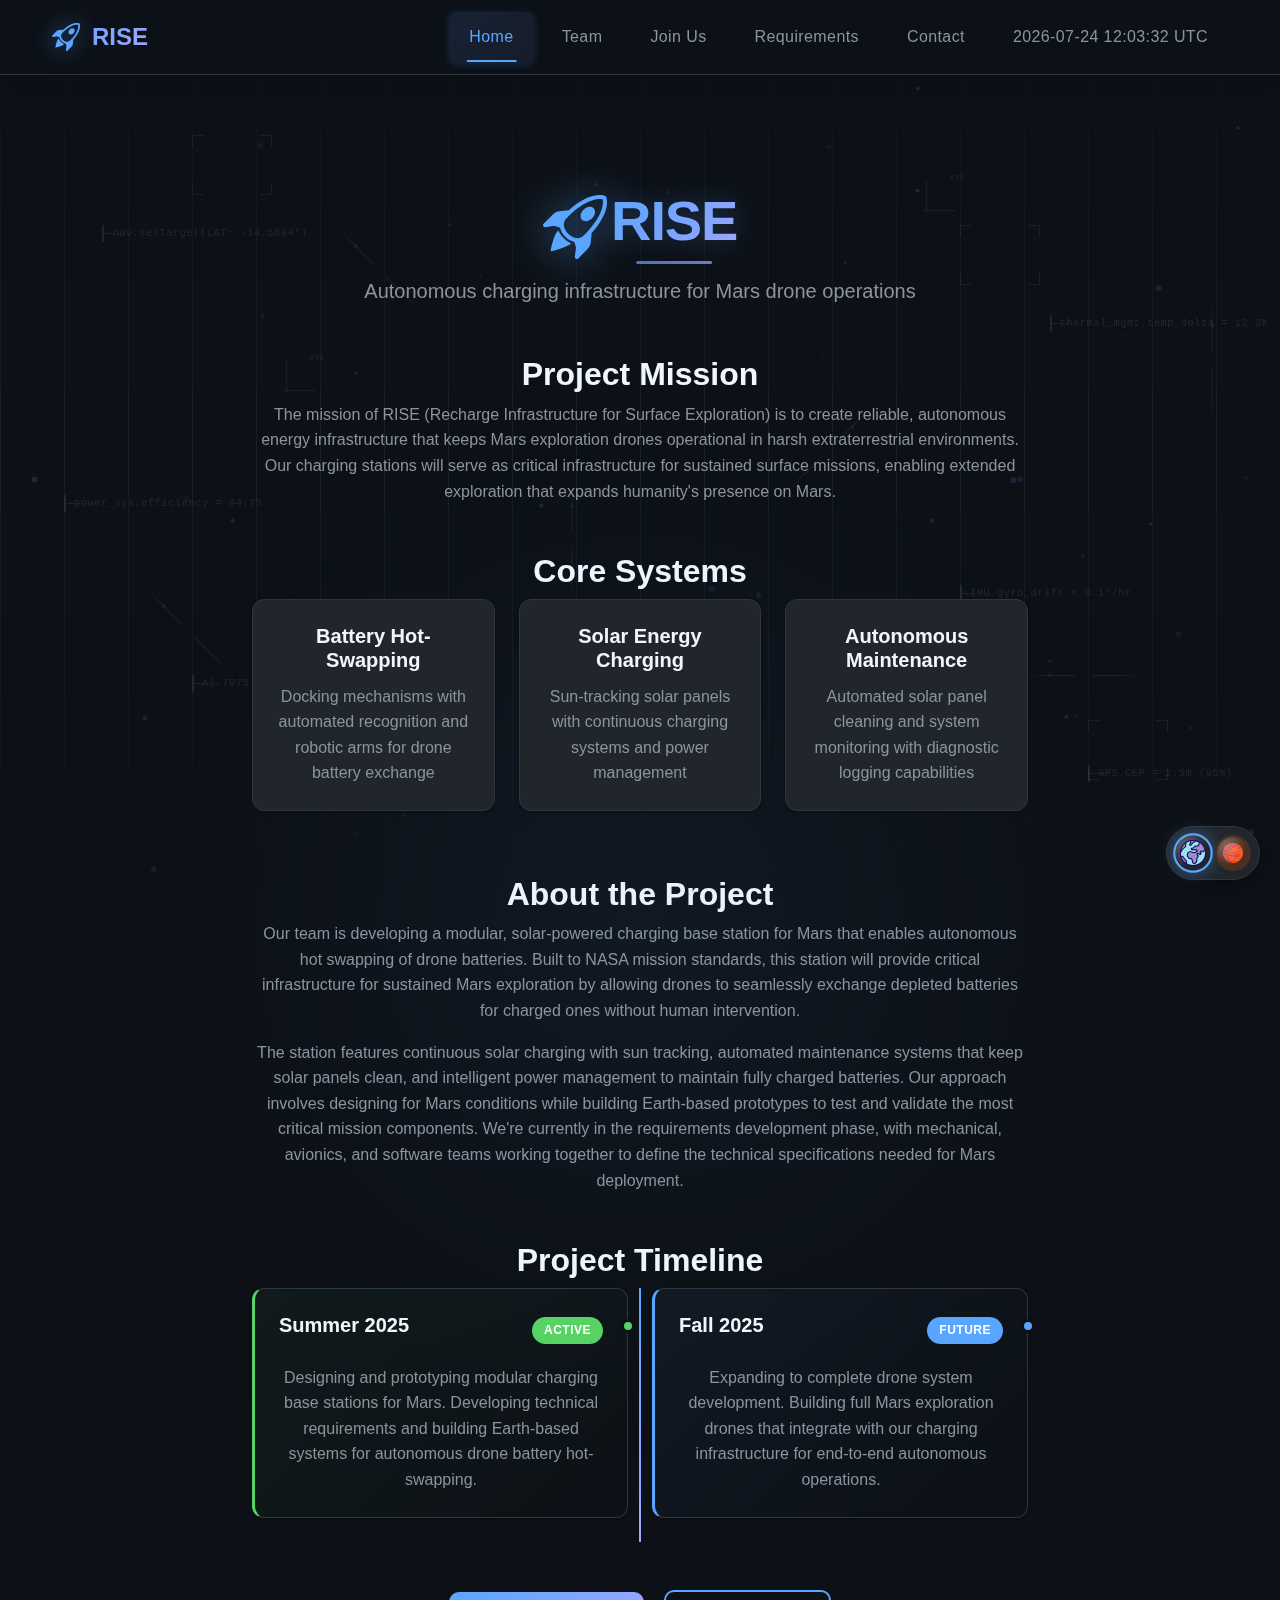
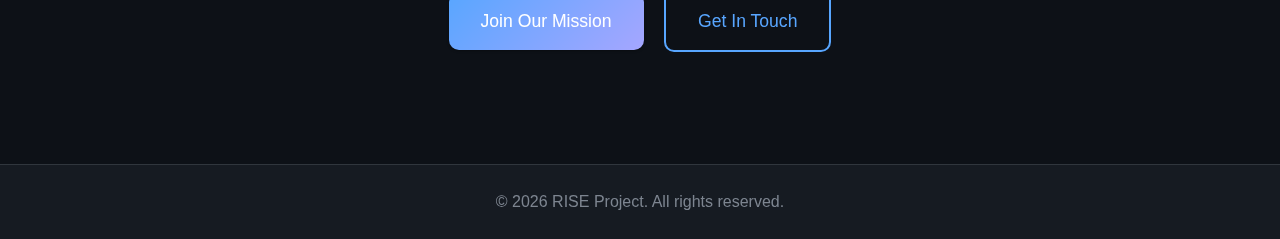
<file: index.html>
<!DOCTYPE html>
<html lang="en">
<head>
    <meta charset="UTF-8">
    <meta name="viewport" content="width=device-width, initial-scale=1.0">
    <title>Home - RISE Project</title>
    <link href="https://cdn.jsdelivr.net/npm/bootstrap@5.3.0/dist/css/bootstrap.min.css" rel="stylesheet">
    <link rel="stylesheet" href="assets/css/style.css">
    <link rel="icon" type="image/png" href="assets/images/favicon.png">
</head>
<body>
    <nav class="navbar navbar-expand-lg">
        <div class="container">
            <a class="navbar-brand" href="index.html">
                <img src="assets/images/rocket-earth.svg" alt="RISE" class="rocket-icon">
                RISE
            </a>
            <button class="navbar-toggler" type="button" data-bs-toggle="collapse" data-bs-target="#navbarNav">
                <span class="navbar-toggler-icon"></span>
            </button>
            <div class="collapse navbar-collapse" id="navbarNav">
                <ul class="navbar-nav ms-auto">
                    <li class="nav-item">
                        <a class="nav-link active" href="./">Home</a>
                    </li>
                    <li class="nav-item">
                        <a class="nav-link" href="pages/team.html">Team</a>
                    </li>
                    <li class="nav-item">
                        <a class="nav-link" href="pages/join.html">Join Us</a>
                    </li>
                    <li class="nav-item">
                        <a class="nav-link" href="pages/requirements.html">Requirements</a>
                    </li>
                    <li class="nav-item">
                        <a class="nav-link" href="pages/contact.html">Contact</a>
                    </li>
                    <li class="nav-item">
                        <span class="nav-link time" title="Earth Time"><b>2025-07-26 14:27</b></span>
                    </li>
                </ul>
            </div>
        </div>
    </nav>

    <main class="container my-5">
        <div class="hero-section">
            <div class="row">
                <div class="col-lg-8 mx-auto">
                    <div class="text-center mb-5">
                        <img src="assets/images/rocket-earth.svg" alt="RISE" class="hero-rocket mb-3">
                        <h1 class="display-4 project-title">RISE</h1>
                        <p class="lead">Autonomous charging infrastructure for Mars drone operations</p>
                    </div>

                    <section class="mb-5">
                        <h2>Project Mission</h2>
                        <p>The mission of RISE (Recharge Infrastructure for Surface Exploration) is to create reliable, autonomous energy infrastructure that keeps Mars exploration drones operational in harsh extraterrestrial environments. Our charging stations will serve as critical infrastructure for sustained surface missions, enabling extended exploration that expands humanity's presence on Mars.</p>
                    </section>

                    <section class="mb-5">
                        <h2>Core Systems</h2>
                        <div class="row">
                            <div class="col-md-4 mb-3">
                                <div class="card h-100">
                                    <div class="card-body">
                                        <h5 class="card-title">Battery Hot-Swapping</h5>
                                        <p class="card-text">Docking mechanisms with automated recognition and robotic arms for drone battery exchange</p>
                                    </div>
                                </div>
                            </div>
                            <div class="col-md-4 mb-3">
                                <div class="card h-100">
                                    <div class="card-body">
                                        <h5 class="card-title">Solar Energy Charging</h5>
                                        <p class="card-text">Sun-tracking solar panels with continuous charging systems and power management</p>
                                    </div>
                                </div>
                            </div>
                            <div class="col-md-4 mb-3">
                                <div class="card h-100">
                                    <div class="card-body">
                                        <h5 class="card-title">Autonomous Maintenance</h5>
                                        <p class="card-text">Automated solar panel cleaning and system monitoring with diagnostic logging capabilities</p>
                                    </div>
                                </div>
                            </div>
                        </div>
                    </section>

                    <section class="mb-5">
                        <h2>About the Project</h2>
                        <p>Our team is developing a modular, solar-powered charging base station for Mars that enables autonomous hot swapping of drone batteries. Built to NASA mission standards, this station will provide critical infrastructure for sustained Mars exploration by allowing drones to seamlessly exchange depleted batteries for charged ones without human intervention.</p>
                        
                        <p>The station features continuous solar charging with sun tracking, automated maintenance systems that keep solar panels clean, and intelligent power management to maintain fully charged batteries. Our approach involves designing for Mars conditions while building Earth-based prototypes to test and validate the most critical mission components. We're currently in the requirements development phase, with mechanical, avionics, and software teams working together to define the technical specifications needed for Mars deployment.</p>
                    </section>

                    <section class="mb-5">
                        <h2>Project Timeline</h2>
                        <div class="timeline-container">
                            <div class="row">
                                <div class="col-md-6 mb-4">
                                    <div class="card timeline-card active">
                                        <div class="card-body">
                                            <div class="timeline-header">
                                                <h5 class="card-title">Summer 2025</h5>
                                                <span class="status-badge active">Active</span>
                                            </div>
                                            <p class="card-text">Designing and prototyping modular charging base stations for Mars. Developing technical requirements and building Earth-based systems for autonomous drone battery hot-swapping.</p>
                                        </div>
                                    </div>
                                </div>
                                <div class="col-md-6 mb-4">
                                    <div class="card timeline-card future">
                                        <div class="card-body">
                                            <div class="timeline-header">
                                                <h5 class="card-title">Fall 2025</h5>
                                                <span class="status-badge future">Future</span>
                                            </div>
                                            <p class="card-text">Expanding to complete drone system development. Building full Mars exploration drones that integrate with our charging infrastructure for end-to-end autonomous operations.</p>
                                        </div>
                                    </div>
                                </div>
                            </div>
                        </div>
                    </section>

                    <div class="text-center">
                        <a href="pages/join.html" class="btn btn-primary btn-lg me-3">Join Our Mission</a>
                        <a href="pages/contact.html" class="btn btn-outline-primary btn-lg">Get In Touch</a>
                    </div>
                </div>
            </div>
        </div>
    </main>

    <footer class="py-4 mt-5">
        <div class="container text-center">
            <p>&copy; <span id="copyright"><script src="assets/js/copyright.js"></script></span> RISE Project. All rights reserved.</p>
        </div>
    </footer>

    <script src="https://cdn.jsdelivr.net/npm/bootstrap@5.3.0/dist/js/bootstrap.bundle.min.js"></script>
    <script src="assets/js/theme-toggle.js"></script>
    <script src="assets/js/space-tech.js"></script>
    <script src="assets/js/marsdate.min.js"></script>
    <script src="assets/js/time.js"></script>
</body>
</html>
</file>
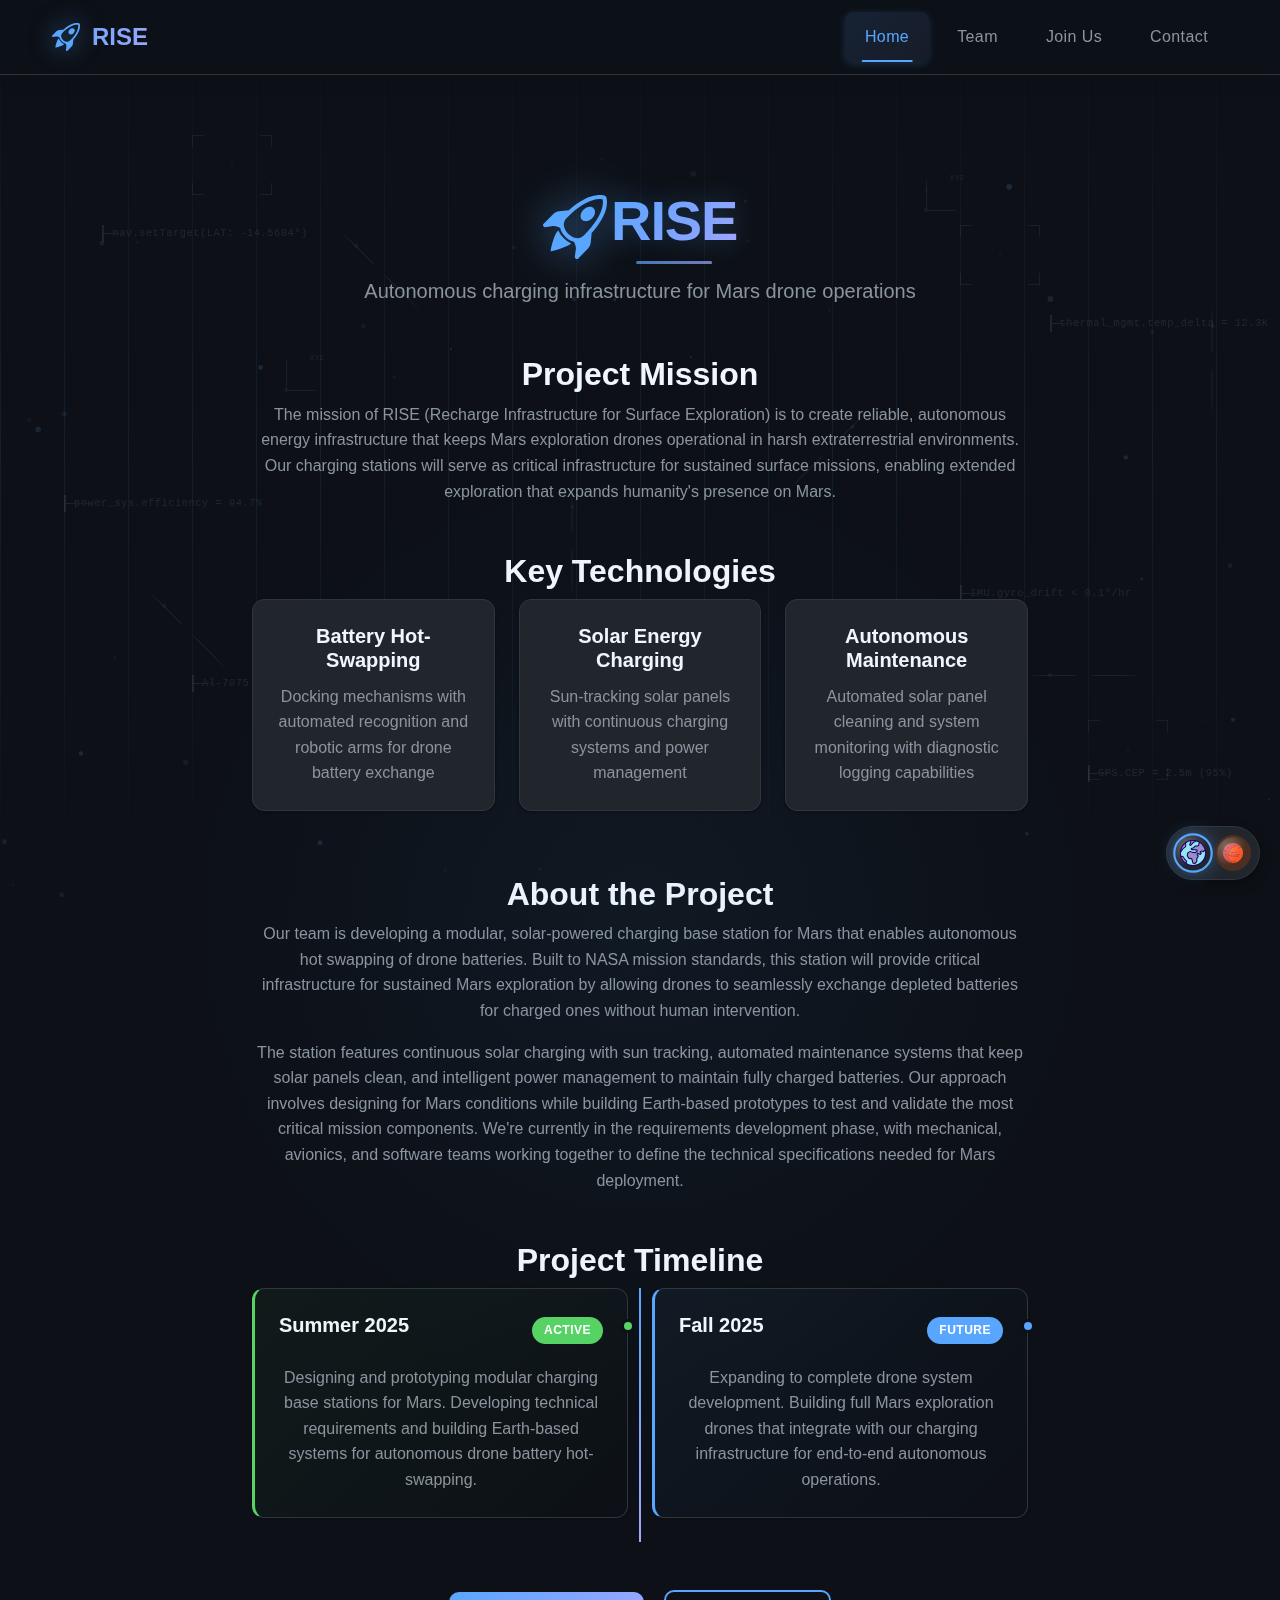
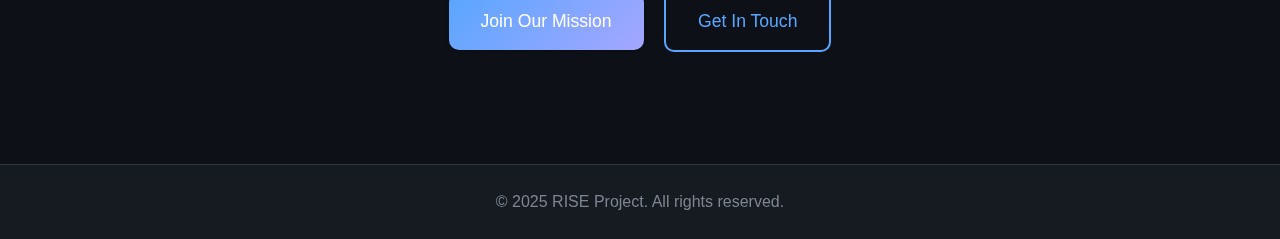
<file: home.html>
<!DOCTYPE html>
<html lang="en">
<head>
    <meta charset="UTF-8">
    <meta name="viewport" content="width=device-width, initial-scale=1.0">
    <title>Home - RISE Project</title>
    <link href="https://cdn.jsdelivr.net/npm/bootstrap@5.3.0/dist/css/bootstrap.min.css" rel="stylesheet">
    <link rel="stylesheet" href="assets/css/style.css">
</head>
<body>
    <nav class="navbar navbar-expand-lg">
        <div class="container">
            <a class="navbar-brand" href="home.html">
                <img src="assets/images/rocket-earth.svg" alt="RISE" class="rocket-icon">
                RISE
            </a>
            <button class="navbar-toggler" type="button" data-bs-toggle="collapse" data-bs-target="#navbarNav">
                <span class="navbar-toggler-icon"></span>
            </button>
            <div class="collapse navbar-collapse" id="navbarNav">
                <ul class="navbar-nav ms-auto">
                    <li class="nav-item">
                        <a class="nav-link active" href="home.html">Home</a>
                    </li>
                    <li class="nav-item">
                        <a class="nav-link" href="pages/team.html">Team</a>
                    </li>
                    <li class="nav-item">
                        <a class="nav-link" href="pages/join.html">Join Us</a>
                    </li>
                    <li class="nav-item">
                        <a class="nav-link" href="pages/contact.html">Contact</a>
                    </li>
                </ul>
            </div>
        </div>
    </nav>

    <main class="container my-5">
        <div class="hero-section">
            <div class="row">
                <div class="col-lg-8 mx-auto">
                    <div class="text-center mb-5">
                        <img src="assets/images/rocket-earth.svg" alt="RISE" class="hero-rocket mb-3">
                        <h1 class="display-4 project-title">RISE</h1>
                        <p class="lead">Autonomous charging infrastructure for Mars drone operations</p>
                    </div>

                    <section class="mb-5">
                        <h2>Project Mission</h2>
                        <p>The mission of RISE (Recharge Infrastructure for Surface Exploration) is to create reliable, autonomous energy infrastructure that keeps Mars exploration drones operational in harsh extraterrestrial environments. Our charging stations will serve as critical infrastructure for sustained surface missions, enabling extended exploration that expands humanity's presence on Mars.</p>
                    </section>

                    <section class="mb-5">
                        <h2>Key Technologies</h2>
                        <div class="row">
                            <div class="col-md-4 mb-3">
                                <div class="card h-100">
                                    <div class="card-body">
                                        <h5 class="card-title">Battery Hot-Swapping</h5>
                                        <p class="card-text">Docking mechanisms with automated recognition and robotic arms for drone battery exchange</p>
                                    </div>
                                </div>
                            </div>
                            <div class="col-md-4 mb-3">
                                <div class="card h-100">
                                    <div class="card-body">
                                        <h5 class="card-title">Solar Energy Charging</h5>
                                        <p class="card-text">Sun-tracking solar panels with continuous charging systems and power management</p>
                                    </div>
                                </div>
                            </div>
                            <div class="col-md-4 mb-3">
                                <div class="card h-100">
                                    <div class="card-body">
                                        <h5 class="card-title">Autonomous Maintenance</h5>
                                        <p class="card-text">Automated solar panel cleaning and system monitoring with diagnostic logging capabilities</p>
                                    </div>
                                </div>
                            </div>
                        </div>
                    </section>

                    <section class="mb-5">
                        <h2>About the Project</h2>
                        <p>Our team is developing a modular, solar-powered charging base station for Mars that enables autonomous hot swapping of drone batteries. Built to NASA mission standards, this station will provide critical infrastructure for sustained Mars exploration by allowing drones to seamlessly exchange depleted batteries for charged ones without human intervention.</p>
                        
                        <p>The station features continuous solar charging with sun tracking, automated maintenance systems that keep solar panels clean, and intelligent power management to maintain fully charged batteries. Our approach involves designing for Mars conditions while building Earth-based prototypes to test and validate the most critical mission components. We're currently in the requirements development phase, with mechanical, avionics, and software teams working together to define the technical specifications needed for Mars deployment.</p>
                    </section>

                    <section class="mb-5">
                        <h2>Project Timeline</h2>
                        <div class="timeline-container">
                            <div class="row">
                                <div class="col-md-6 mb-4">
                                    <div class="card timeline-card active">
                                        <div class="card-body">
                                            <div class="timeline-header">
                                                <h5 class="card-title">Summer 2025</h5>
                                                <span class="status-badge active">Active</span>
                                            </div>
                                            <p class="card-text">Designing and prototyping modular charging base stations for Mars. Developing technical requirements and building Earth-based systems for autonomous drone battery hot-swapping.</p>
                                        </div>
                                    </div>
                                </div>
                                <div class="col-md-6 mb-4">
                                    <div class="card timeline-card future">
                                        <div class="card-body">
                                            <div class="timeline-header">
                                                <h5 class="card-title">Fall 2025</h5>
                                                <span class="status-badge future">Future</span>
                                            </div>
                                            <p class="card-text">Expanding to complete drone system development. Building full Mars exploration drones that integrate with our charging infrastructure for end-to-end autonomous operations.</p>
                                        </div>
                                    </div>
                                </div>
                            </div>
                        </div>
                    </section>

                    <div class="text-center">
                        <a href="pages/join.html" class="btn btn-primary btn-lg me-3">Join Our Mission</a>
                        <a href="pages/contact.html" class="btn btn-outline-primary btn-lg">Get In Touch</a>
                    </div>
                </div>
            </div>
        </div>
    </main>

    <footer class="py-4 mt-5">
        <div class="container text-center">
            <p>&copy; 2025 RISE Project. All rights reserved.</p>
        </div>
    </footer>

    <script src="https://cdn.jsdelivr.net/npm/bootstrap@5.3.0/dist/js/bootstrap.bundle.min.js"></script>
    <script src="assets/js/theme-toggle.js"></script>
    <script src="assets/js/space-tech.js"></script>
</body>
</html>
</file>
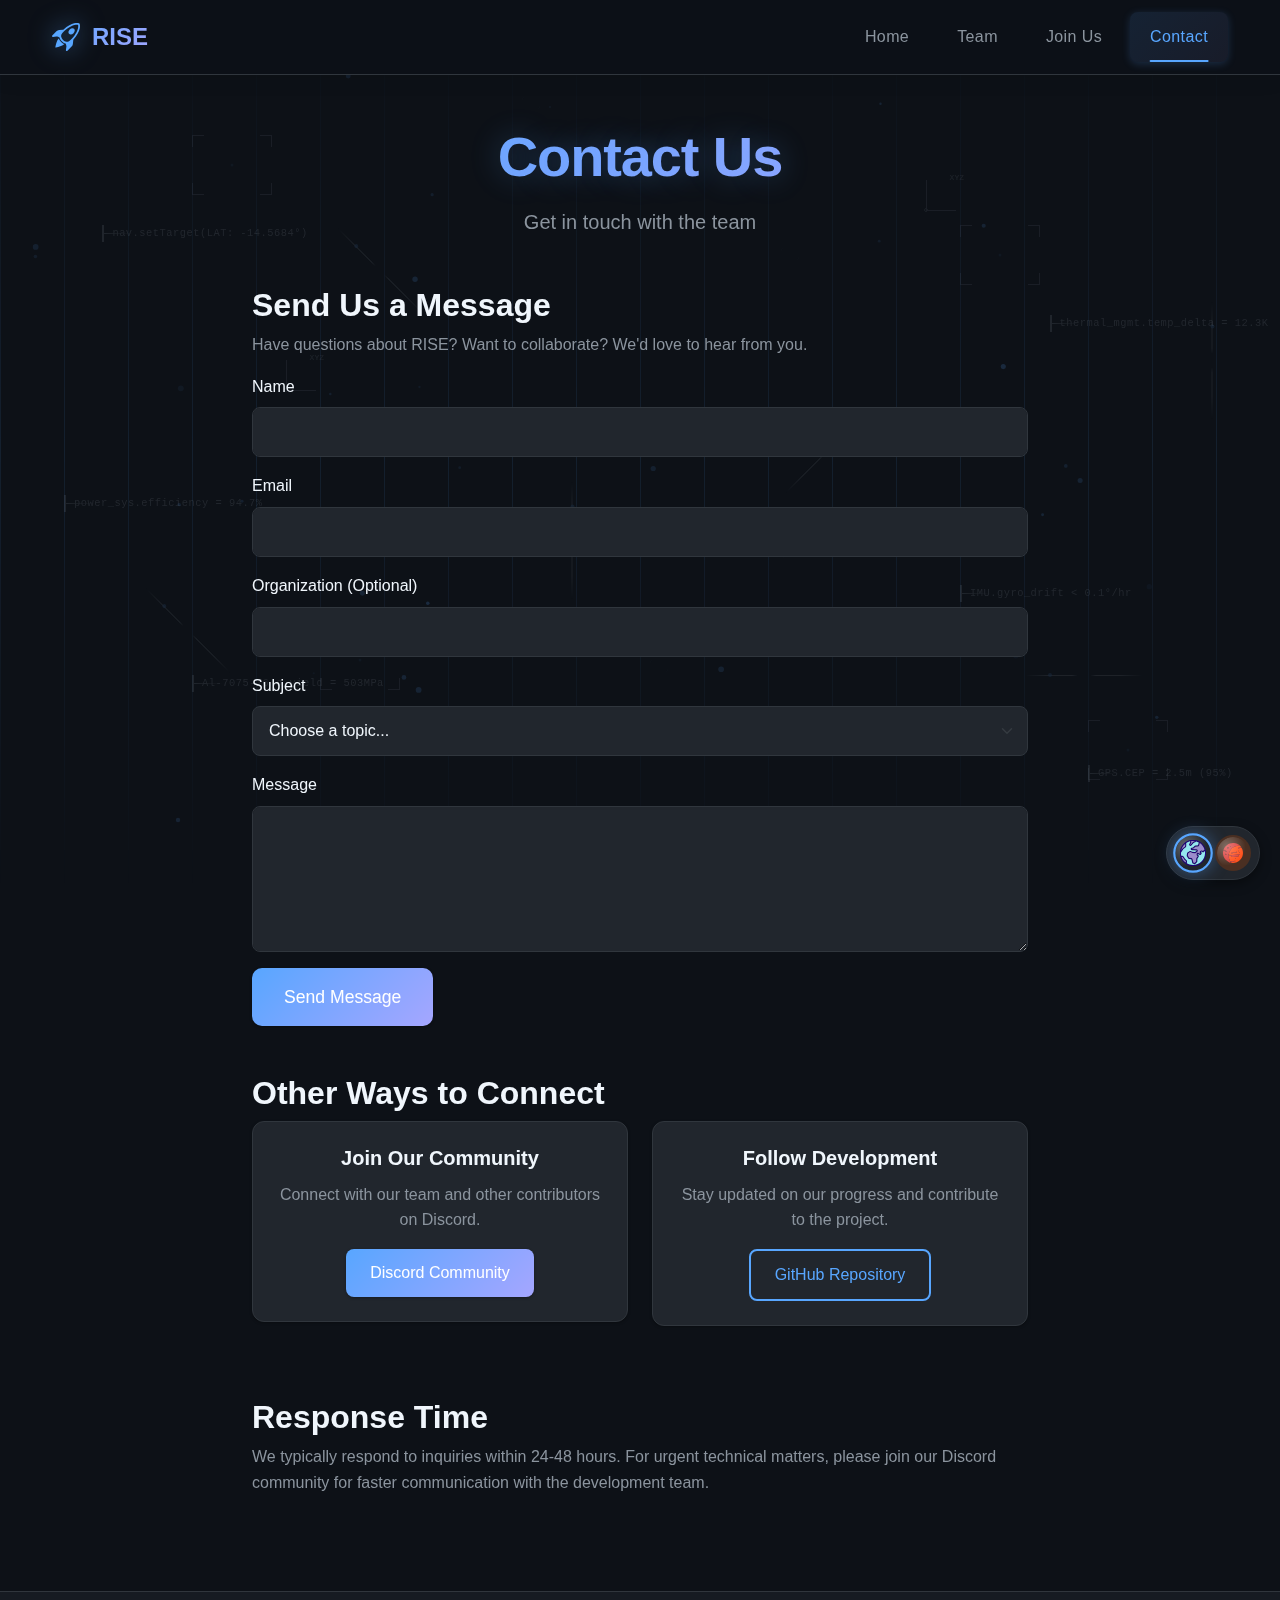
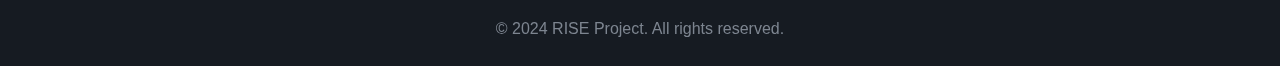
<file: pages/contact.html>
<!DOCTYPE html>
<html lang="en">
<head>
    <meta charset="UTF-8">
    <meta name="viewport" content="width=device-width, initial-scale=1.0">
    <title>Contact - RISE Project</title>
    <link href="https://cdn.jsdelivr.net/npm/bootstrap@5.3.0/dist/css/bootstrap.min.css" rel="stylesheet">
    <link rel="stylesheet" href="../assets/css/style.css">
</head>
<body>
    <nav class="navbar navbar-expand-lg">
        <div class="container">
            <a class="navbar-brand" href="../home.html">
                <img src="../assets/images/rocket-earth.svg" alt="RISE" class="rocket-icon">
                RISE
            </a>
            <button class="navbar-toggler" type="button" data-bs-toggle="collapse" data-bs-target="#navbarNav">
                <span class="navbar-toggler-icon"></span>
            </button>
            <div class="collapse navbar-collapse" id="navbarNav">
                <ul class="navbar-nav ms-auto">
                    <li class="nav-item">
                        <a class="nav-link" href="../home.html">Home</a>
                    </li>
                    <li class="nav-item">
                        <a class="nav-link" href="team.html">Team</a>
                    </li>
                    <li class="nav-item">
                        <a class="nav-link" href="join.html">Join Us</a>
                    </li>
                    <li class="nav-item">
                        <a class="nav-link active" href="contact.html">Contact</a>
                    </li>
                </ul>
            </div>
        </div>
    </nav>

    <main class="container my-5">
        <div class="row">
            <div class="col-lg-8 mx-auto">
                <div class="text-center mb-5">
                    <h1 class="display-4">Contact Us</h1>
                    <p class="lead">Get in touch with the team</p>
                </div>

                <section class="mb-5">
                    <h2>Send Us a Message</h2>
                    <p>Have questions about RISE? Want to collaborate? We'd love to hear from you.</p>
                    
                    <form action="https://formsubmit.co/your-email@example.com" method="POST">
                        <input type="hidden" name="_subject" value="RISE Project Contact">
                        <input type="hidden" name="_captcha" value="false">
                        <input type="hidden" name="_next" value="thank-you.html">
                        
                        <div class="mb-3">
                            <label for="name" class="form-label">Name</label>
                            <input type="text" class="form-control" id="name" name="name" required>
                        </div>
                        
                        <div class="mb-3">
                            <label for="email" class="form-label">Email</label>
                            <input type="email" class="form-control" id="email" name="email" required>
                        </div>
                        
                        <div class="mb-3">
                            <label for="organization" class="form-label">Organization (Optional)</label>
                            <input type="text" class="form-control" id="organization" name="organization">
                        </div>
                        
                        <div class="mb-3">
                            <label for="subject" class="form-label">Subject</label>
                            <select class="form-select" id="subject" name="subject" required>
                                <option value="">Choose a topic...</option>
                                <option value="General Inquiry">General Inquiry</option>
                                <option value="Partnership">Partnership Opportunity</option>
                                <option value="Technical Question">Technical Question</option>
                                <option value="Collaboration">Research Collaboration</option>
                                <option value="Media/Press">Media/Press</option>
                                <option value="Other">Other</option>
                            </select>
                        </div>
                        
                        <div class="mb-3">
                            <label for="message" class="form-label">Message</label>
                            <textarea class="form-control" id="message" name="message" rows="5" required></textarea>
                        </div>
                        
                        <button type="submit" class="btn btn-primary btn-lg">Send Message</button>
                    </form>
                </section>

                <section class="mb-5">
                    <h2>Other Ways to Connect</h2>
                    <div class="row">
                        <div class="col-md-6 mb-4">
                            <div class="card">
                                <div class="card-body text-center">
                                    <h5 class="card-title">Join Our Community</h5>
                                    <p class="card-text">Connect with our team and other contributors on Discord.</p>
                                    <a href="https://discord.gg/rise-project" class="btn btn-primary" target="_blank">
                                        Discord Community
                                    </a>
                                </div>
                            </div>
                        </div>
                        <div class="col-md-6 mb-4">
                            <div class="card">
                                <div class="card-body text-center">
                                    <h5 class="card-title">Follow Development</h5>
                                    <p class="card-text">Stay updated on our progress and contribute to the project.</p>
                                    <a href="#" class="btn btn-outline-primary">
                                        GitHub Repository
                                    </a>
                                </div>
                            </div>
                        </div>
                    </div>
                </section>

                <section class="mb-5">
                    <h2>Response Time</h2>
                    <p>We typically respond to inquiries within 24-48 hours. For urgent technical matters, please join our Discord community for faster communication with the development team.</p>
                </section>
            </div>
        </div>
    </main>

    <footer class="py-4 mt-5">
        <div class="container text-center">
            <p>&copy; 2024 RISE Project. All rights reserved.</p>
        </div>
    </footer>

    <script src="https://cdn.jsdelivr.net/npm/bootstrap@5.3.0/dist/js/bootstrap.bundle.min.js"></script>
    <script src="../assets/js/theme-toggle.js"></script>
    <script src="../assets/js/space-tech.js"></script>
</body>
</html>
</file>
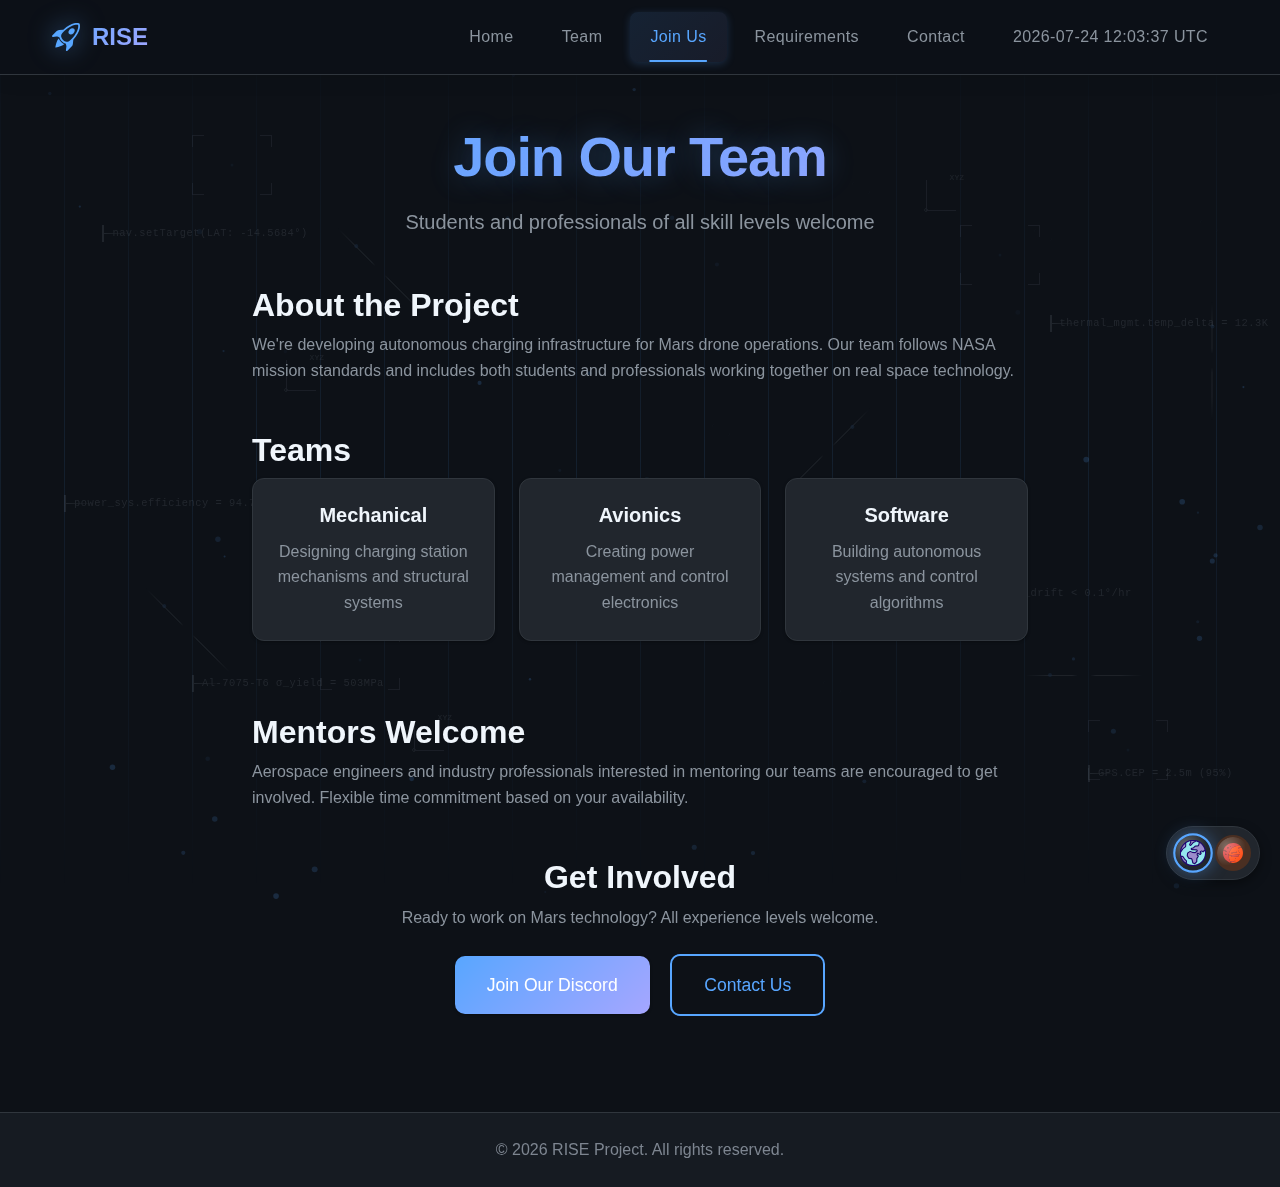
<file: pages/join.html>
<!DOCTYPE html>
<html lang="en">
<head>
    <meta charset="UTF-8">
    <meta name="viewport" content="width=device-width, initial-scale=1.0">
    <title>Join Us - RISE Project</title>
    <link href="https://cdn.jsdelivr.net/npm/bootstrap@5.3.0/dist/css/bootstrap.min.css" rel="stylesheet">
    <link rel="stylesheet" href="../assets/css/style.css">
    <link rel="icon" type="image/png" href="../assets/images/favicon.png">
</head>
<body>
    <nav class="navbar navbar-expand-lg">
        <div class="container">
            <a class="navbar-brand" href="../index.html">
                <img src="../assets/images/rocket-earth.svg" alt="RISE" class="rocket-icon">
                RISE
            </a>
            <button class="navbar-toggler" type="button" data-bs-toggle="collapse" data-bs-target="#navbarNav">
                <span class="navbar-toggler-icon"></span>
            </button>
            <div class="collapse navbar-collapse" id="navbarNav">
                <ul class="navbar-nav ms-auto">
                    <li class="nav-item">
                        <a class="nav-link" href="../">Home</a>
                    </li>
                    <li class="nav-item">
                        <a class="nav-link" href="team.html">Team</a>
                    </li>
                    <li class="nav-item">
                        <a class="nav-link active" href="join.html">Join Us</a>
                    </li>
                    <li class="nav-item">
                        <a class="nav-link" href="requirements.html">Requirements</a>
                    </li>
                    <li class="nav-item">
                        <a class="nav-link" href="contact.html">Contact</a>
                    </li>
                    <li class="nav-item">
                        <span class="nav-link time" title="Earth Time"><b>2025-07-26 14:27</b></span>
                    </li>
                </ul>
            </div>
        </div>
    </nav>

    <main class="container my-5">
        <div class="row">
            <div class="col-lg-8 mx-auto">
                <div class="text-center mb-5">
                    <h1 class="display-4">Join Our Team</h1>
                    <p class="lead">Students and professionals of all skill levels welcome</p>
                </div>

                <section class="mb-5">
                    <h2>About the Project</h2>
                    <p>We're developing autonomous charging infrastructure for Mars drone operations. Our team follows NASA mission standards and includes both students and professionals working together on real space technology.</p>
                </section>

                <section class="mb-5">
                    <h2>Teams</h2>
                    <div class="row">
                        <div class="col-md-4 mb-4">
                            <div class="card h-100">
                                <div class="card-body text-center">
                                    <h5 class="card-title">Mechanical</h5>
                                    <p class="card-text">Designing charging station mechanisms and structural systems</p>
                                </div>
                            </div>
                        </div>
                        <div class="col-md-4 mb-4">
                            <div class="card h-100">
                                <div class="card-body text-center">
                                    <h5 class="card-title">Avionics</h5>
                                    <p class="card-text">Creating power management and control electronics</p>
                                </div>
                            </div>
                        </div>
                        <div class="col-md-4 mb-4">
                            <div class="card h-100">
                                <div class="card-body text-center">
                                    <h5 class="card-title">Software</h5>
                                    <p class="card-text">Building autonomous systems and control algorithms</p>
                                </div>
                            </div>
                        </div>
                    </div>
                </section>

                <section class="mb-5">
                    <h2>Mentors Welcome</h2>
                    <p>Aerospace engineers and industry professionals interested in mentoring our teams are encouraged to get involved. Flexible time commitment based on your availability.</p>
                </section>

                <section class="mb-5 text-center">
                    <h2>Get Involved</h2>
                    <p>Ready to work on Mars technology? All experience levels welcome.</p>
                    
                    <div class="mt-4">
                        <a href="https://discord.gg/rise-project" class="btn btn-primary btn-lg me-3" target="_blank">
                            Join Our Discord
                        </a>
                        <a href="contact.html" class="btn btn-outline-primary btn-lg">
                            Contact Us
                        </a>
                    </div>
                </section>
            </div>
        </div>
    </main>

    <footer class="py-4 mt-5">
        <div class="container text-center">
            <p>&copy; <span id="copyright"><script src="../assets/js/copyright.js"></script></span> RISE Project. All rights reserved.</p>
        </div>
    </footer>

    <script src="https://cdn.jsdelivr.net/npm/bootstrap@5.3.0/dist/js/bootstrap.bundle.min.js"></script>
    <script src="../assets/js/theme-toggle.js"></script>
    <script src="../assets/js/space-tech.js"></script>
    <script src="../assets/js/marsdate.min.js"></script>
    <script src="../assets/js/time.js"></script>
</body>
</html>
</file>
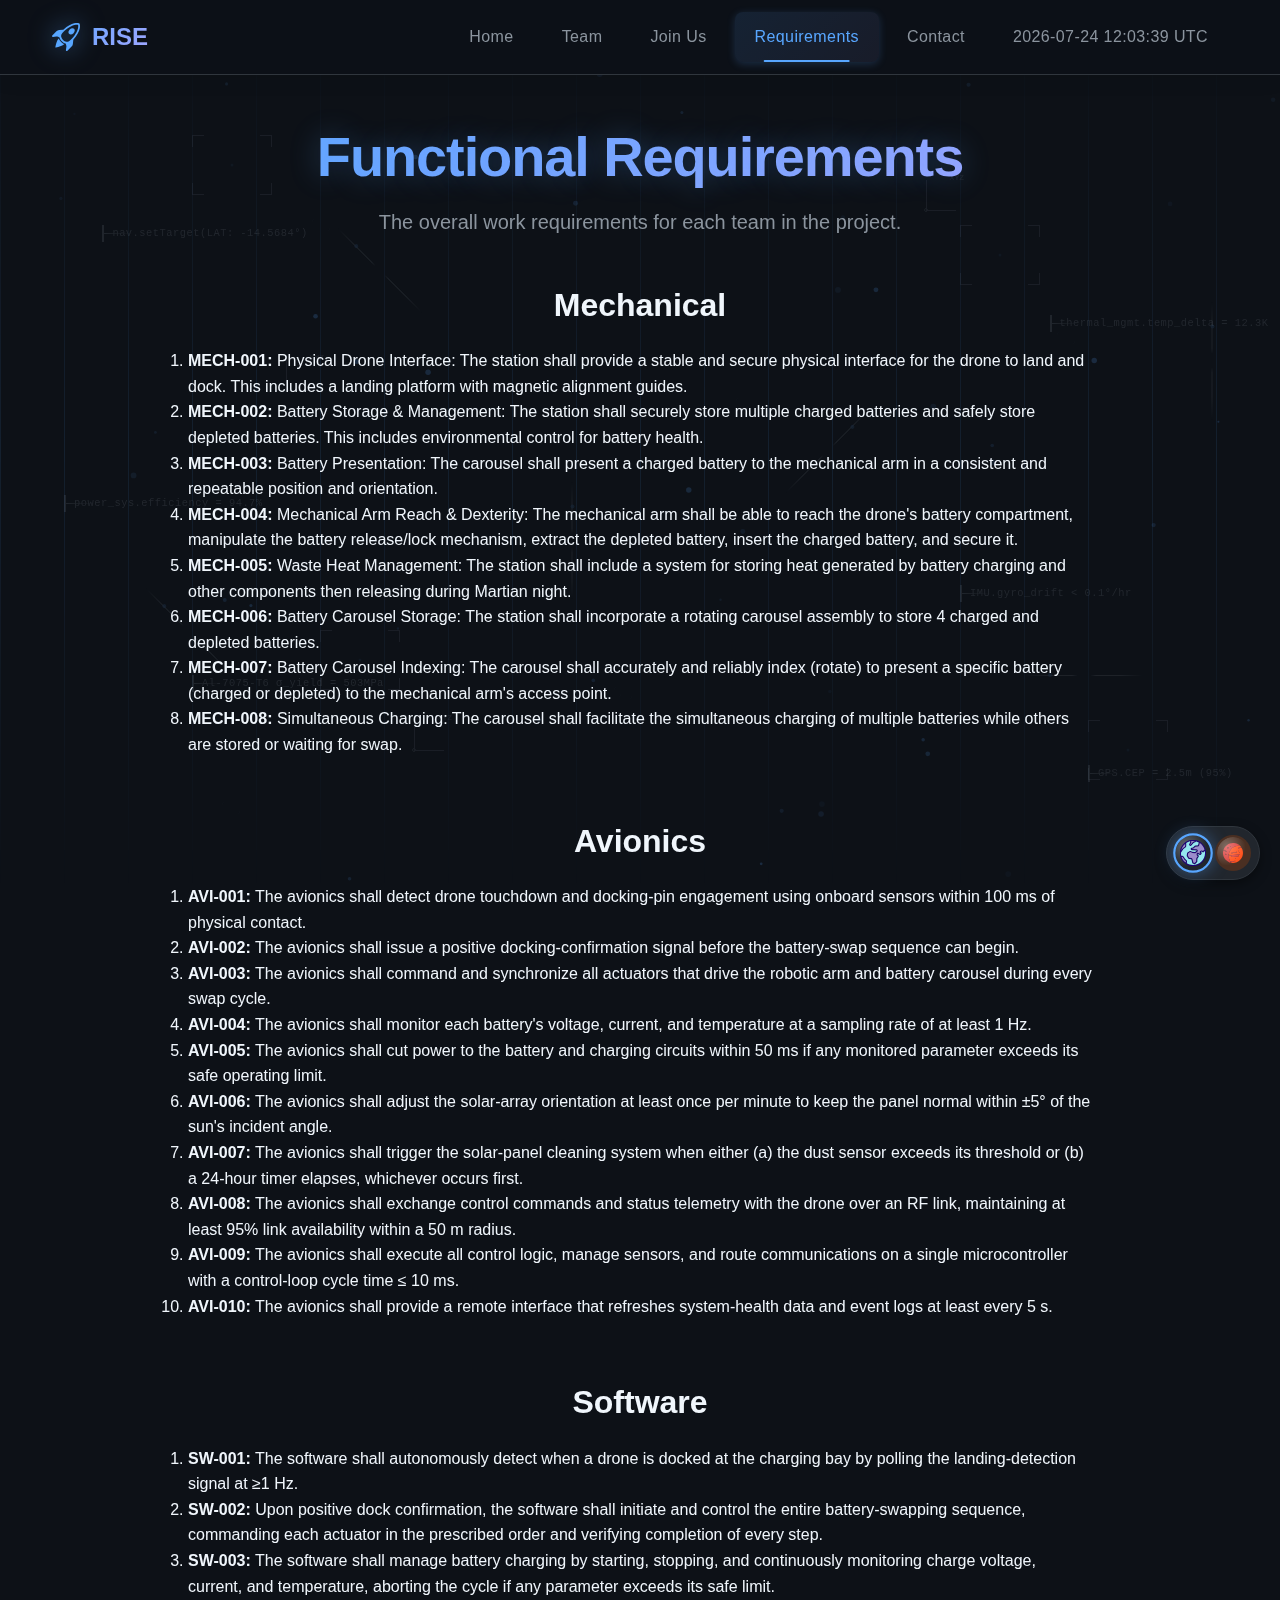
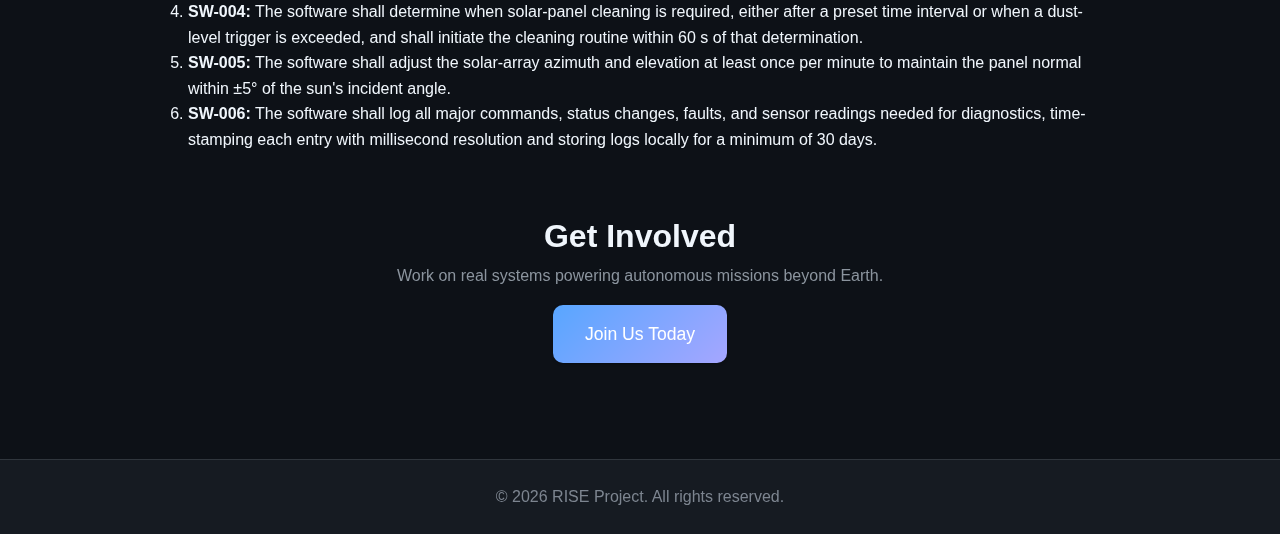
<file: pages/requirements.html>
<!DOCTYPE html>
<html lang="en">
<head>
    <meta charset="UTF-8">
    <meta name="viewport" content="width=device-width, initial-scale=1.0">
    <title>Requirements - RISE Project</title>
    <link href="https://cdn.jsdelivr.net/npm/bootstrap@5.3.0/dist/css/bootstrap.min.css" rel="stylesheet">
    <link rel="stylesheet" href="../assets/css/style.css">
    <link rel="icon" type="image/png" href="../assets/images/favicon.png">
</head>
<body>
    <nav class="navbar navbar-expand-lg">
        <div class="container">
            <a class="navbar-brand" href="../index.html">
                <img src="../assets/images/rocket-earth.svg" alt="RISE" class="rocket-icon">
                RISE
            </a>
            <button class="navbar-toggler" type="button" data-bs-toggle="collapse" data-bs-target="#navbarNav">
                <span class="navbar-toggler-icon"></span>
            </button>
            <div class="collapse navbar-collapse" id="navbarNav">
                <ul class="navbar-nav ms-auto">
                    <li class="nav-item">
                        <a class="nav-link" href="../">Home</a>
                    </li>
                    <li class="nav-item">
                        <a class="nav-link" href="team.html">Team</a>
                    </li>
                    <li class="nav-item">
                        <a class="nav-link" href="join.html">Join Us</a>
                    </li>
                    <li class="nav-item">
                        <a class="nav-link active" href="requirements.html">Requirements</a>
                    </li>
                    <li class="nav-item">
                        <a class="nav-link" href="contact.html">Contact</a>
                    </li>
                    <li class="nav-item">
                        <span class="nav-link time" title="Earth Time"><b>2025-07-26 14:27</b></span>
                    </li>
                </ul>
            </div>
        </div>
    </nav>

    <main class="container my-5">
        <div class="row">
            <div class="col-lg-10 mx-auto">
                <div class="text-center mb-5">
                    <h1 class="display-4">Functional Requirements</h1>
                    <p class="lead">The overall work requirements for each team in the project.</p>
                </div>
                <section class="mb-5">
                    <h2 class="text-center mb-4">Mechanical</h2>
                    <div class="row m-4">
                        <ol>
                            <li><strong>MECH-001:</strong> Physical Drone Interface: The station shall provide a stable and secure physical interface for the drone to land and dock. This includes a landing platform with magnetic alignment guides.</li>
                            <li><strong>MECH-002:</strong> Battery Storage & Management: The station shall securely store multiple charged batteries and safely store depleted batteries. This includes environmental control for battery health.</li>
                            <li><strong>MECH-003:</strong> Battery Presentation: The carousel shall present a charged battery to the mechanical arm in a consistent and repeatable position and orientation.</li>
                            <li><strong>MECH-004:</strong> Mechanical Arm Reach & Dexterity: The mechanical arm shall be able to reach the drone's battery compartment, manipulate the battery release/lock mechanism, extract the depleted battery, insert the charged battery, and secure it.</li>
                            <li><strong>MECH-005:</strong> Waste Heat Management: The station shall include a system for storing heat generated by battery charging and other components then releasing during Martian night.</li>
                            <li><strong>MECH-006:</strong> Battery Carousel Storage: The station shall incorporate a rotating carousel assembly to store 4 charged and depleted batteries.</li>
                            <li><strong>MECH-007:</strong> Battery Carousel Indexing: The carousel shall accurately and reliably index (rotate) to present a specific battery (charged or depleted) to the mechanical arm's access point.</li>
                            <li><strong>MECH-008:</strong> Simultaneous Charging: The carousel shall facilitate the simultaneous charging of multiple batteries while others are stored or waiting for swap.</li>
                        </ol>
                    </div>
                </section>
                <section class="mb-5">
                    <h2 class="text-center mb-4">Avionics</h2>
                    <div class="row m-4">
                        <ol>
                            <li><strong>AVI-001:</strong> The avionics shall detect drone touchdown and docking-pin engagement using onboard sensors within 100 ms of physical contact.</li>
                            <li><strong>AVI-002:</strong> The avionics shall issue a positive docking-confirmation signal before the battery-swap sequence can begin.</li>
                            <li><strong>AVI-003:</strong> The avionics shall command and synchronize all actuators that drive the robotic arm and battery carousel during every swap cycle.</li>
                            <li><strong>AVI-004:</strong> The avionics shall monitor each battery's voltage, current, and temperature at a sampling rate of at least 1 Hz.</li>
                            <li><strong>AVI-005:</strong> The avionics shall cut power to the battery and charging circuits within 50 ms if any monitored parameter exceeds its safe operating limit.</li>
                            <li><strong>AVI-006:</strong> The avionics shall adjust the solar-array orientation at least once per minute to keep the panel normal within ±5° of the sun's incident angle.</li>
                            <li><strong>AVI-007:</strong> The avionics shall trigger the solar-panel cleaning system when either (a) the dust sensor exceeds its threshold or (b) a 24-hour timer elapses, whichever occurs first.</li>
                            <li><strong>AVI-008:</strong> The avionics shall exchange control commands and status telemetry with the drone over an RF link, maintaining at least 95% link availability within a 50 m radius.</li>
                            <li><strong>AVI-009:</strong> The avionics shall execute all control logic, manage sensors, and route communications on a single microcontroller with a control-loop cycle time ≤ 10 ms.</li>
                            <li><strong>AVI-010:</strong> The avionics shall provide a remote interface that refreshes system-health data and event logs at least every 5 s.</li>
                        </ol>
                    </div>
                </section>
                <section class="mb-5">
                    <h2 class="text-center mb-4">Software</h2>
                    <div class="row m-4">
                        <ol>
                            <li><strong>SW-001:</strong> The software shall autonomously detect when a drone is docked at the charging bay by polling the landing-detection signal at ≥1 Hz.</li>
                            <li><strong>SW-002:</strong> Upon positive dock confirmation, the software shall initiate and control the entire battery-swapping sequence, commanding each actuator in the prescribed order and verifying completion of every step.</li>
                            <li><strong>SW-003:</strong> The software shall manage battery charging by starting, stopping, and continuously monitoring charge voltage, current, and temperature, aborting the cycle if any parameter exceeds its safe limit.</li>
                            <li><strong>SW-004:</strong> The software shall determine when solar-panel cleaning is required, either after a preset time interval or when a dust-level trigger is exceeded, and shall initiate the cleaning routine within 60 s of that determination.</li>
                            <li><strong>SW-005:</strong> The software shall adjust the solar-array azimuth and elevation at least once per minute to maintain the panel normal within ±5° of the sun's incident angle.</li>
                            <li><strong>SW-006:</strong> The software shall log all major commands, status changes, faults, and sensor readings needed for diagnostics, time-stamping each entry with millisecond resolution and storing logs locally for a minimum of 30 days.</li>
                        </ol>
                    </div>
                </section>
                <section class="text-center mb-5">
                    <h2>Get Involved</h2>
                    <p>Work on real systems powering autonomous missions beyond Earth.</p>
                    <a href="join.html" class="btn btn-primary btn-lg">Join Us Today</a>
                </section>
            </div>
        </div>
    </main>

    <footer class="py-4 mt-5">
        <div class="container text-center">
            <p>&copy; <span id="copyright"><script src="../assets/js/copyright.js"></script></span> RISE Project. All rights reserved.</p>
        </div>
    </footer>

    <script src="https://cdn.jsdelivr.net/npm/bootstrap@5.3.0/dist/js/bootstrap.bundle.min.js"></script>
    <script src="../assets/js/theme-toggle.js"></script>
    <script src="../assets/js/space-tech.js"></script>
    <script src="../assets/js/team.js"></script>
    <script src="../assets/js/marsdate.min.js"></script>
    <script src="../assets/js/time.js"></script>
</body>
</html>
</file>
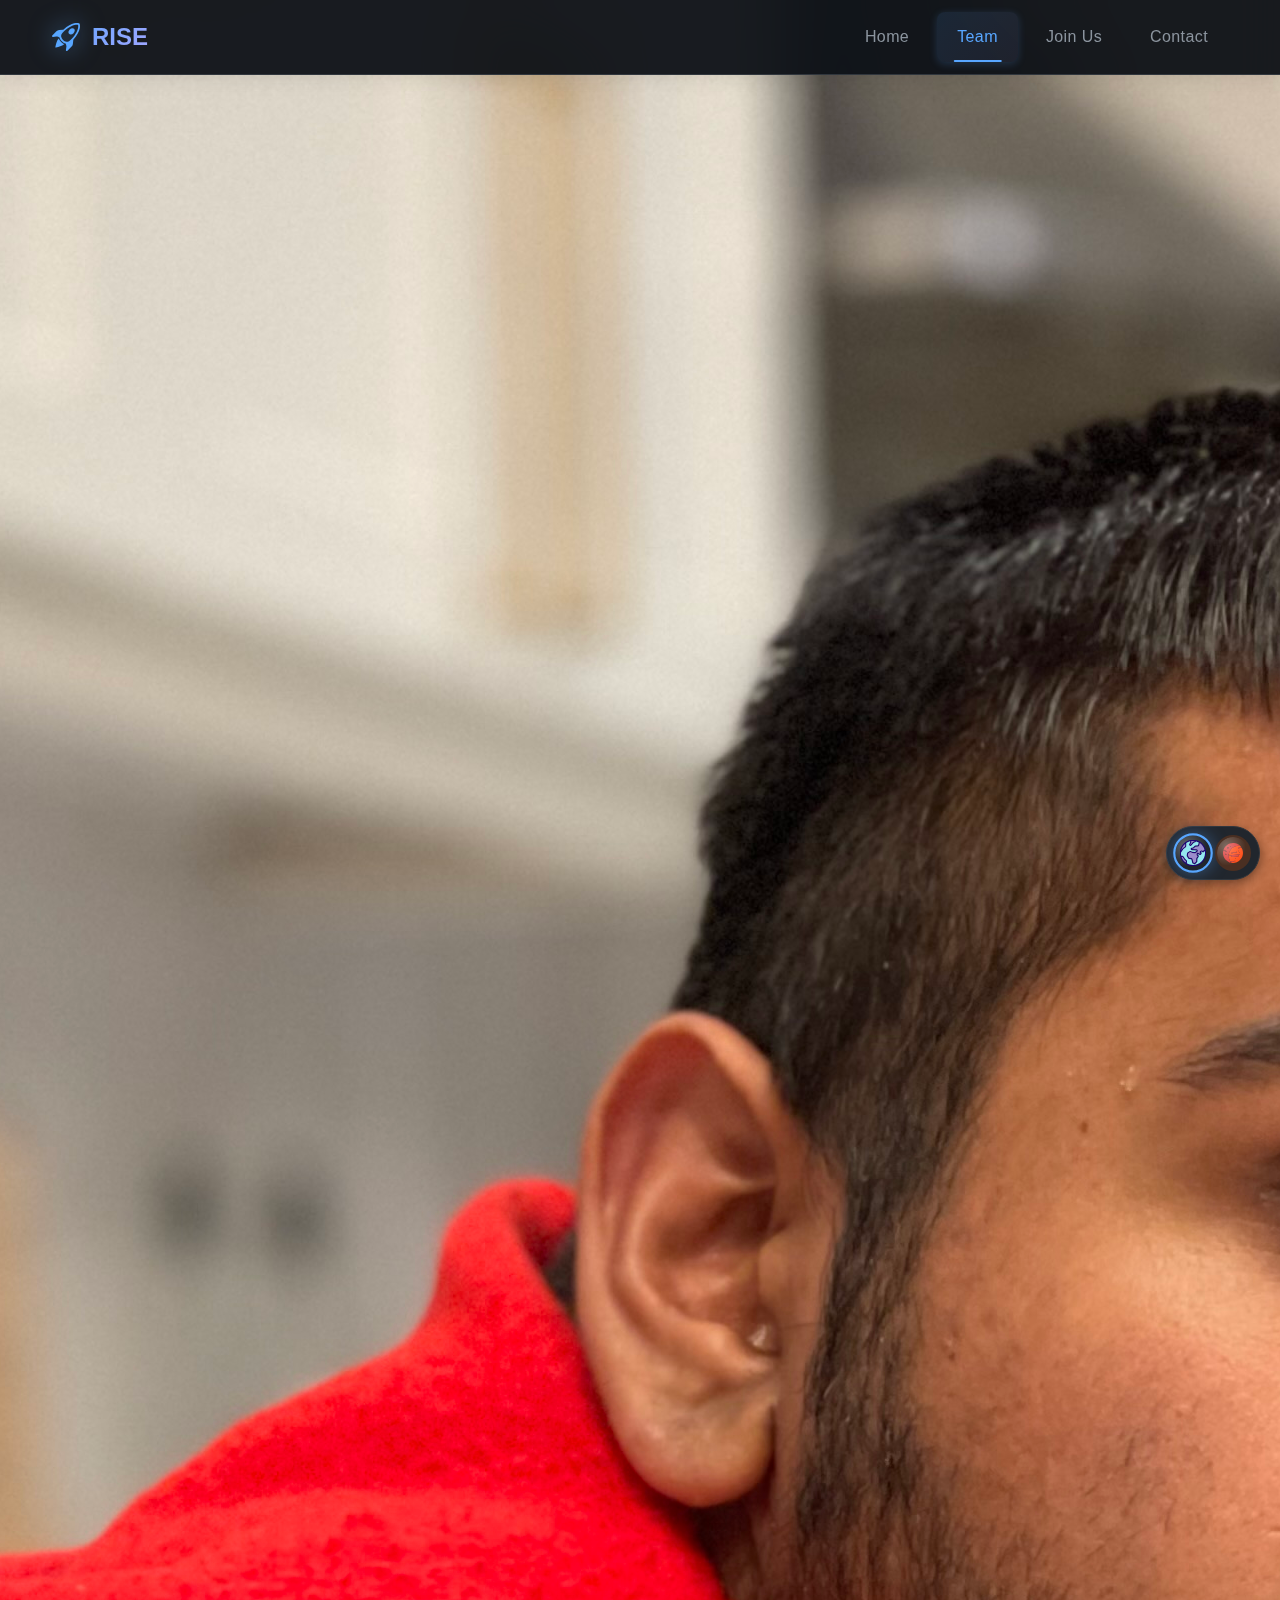
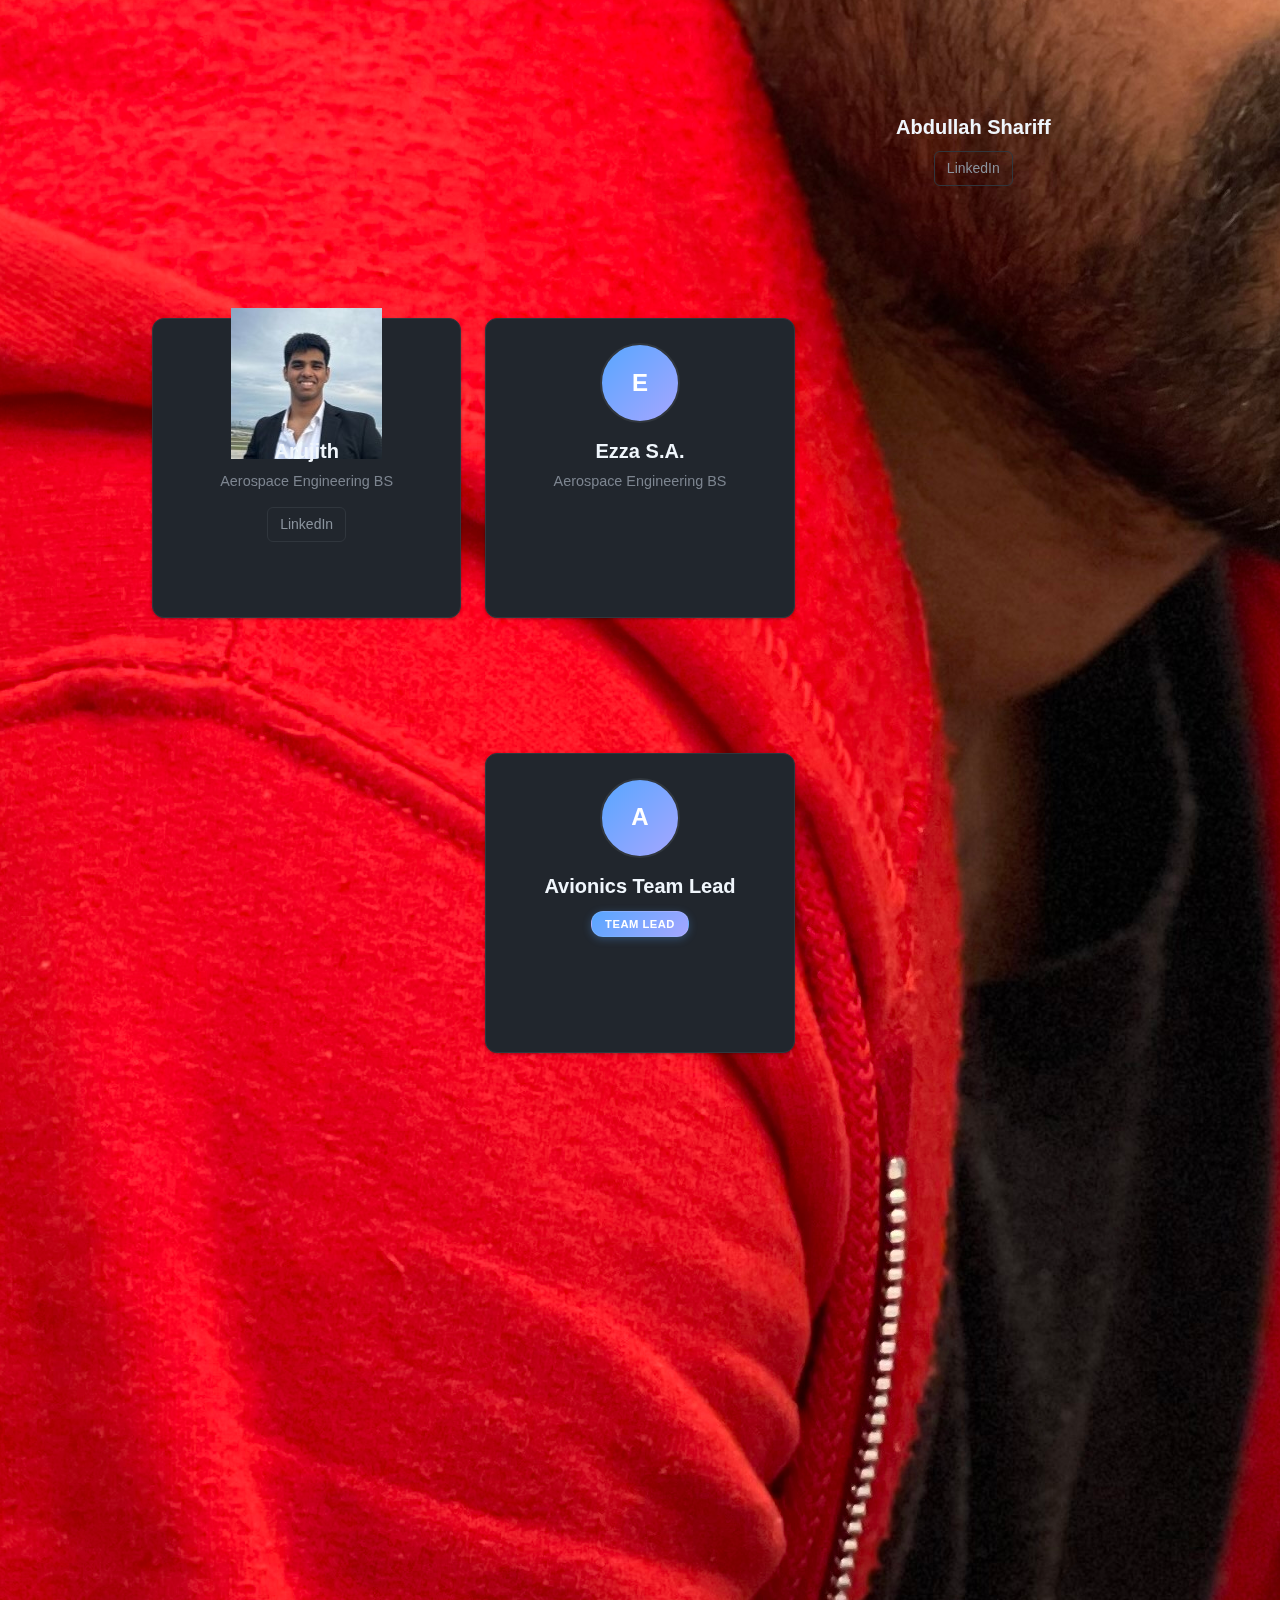
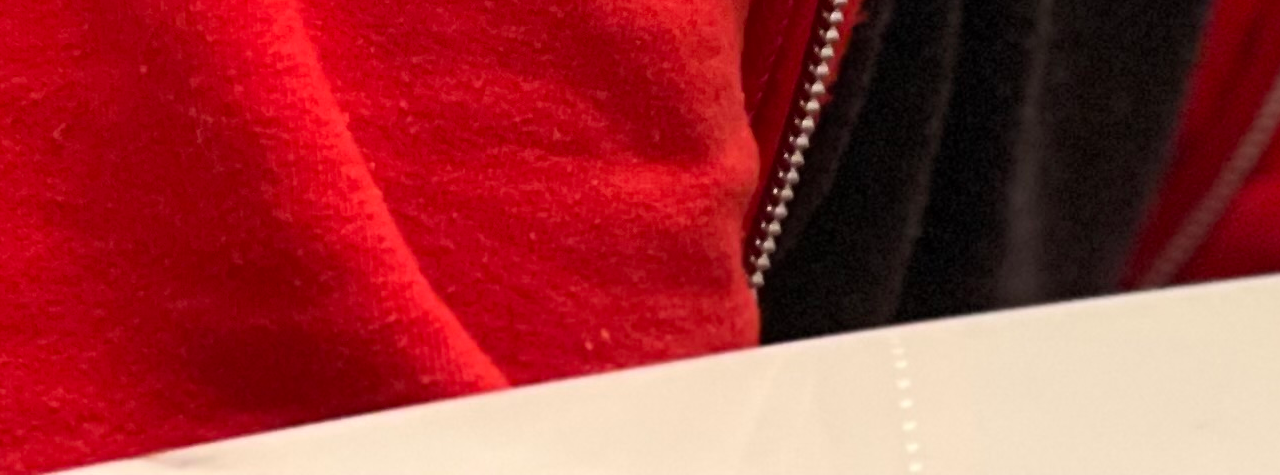
<file: pages/team.html>
<!DOCTYPE html>
<html lang="en">
<head>
    <meta charset="UTF-8">
    <meta name="viewport" content="width=device-width, initial-scale=1.0">
    <title>Our Team - RISE Project</title>
    <link href="https://cdn.jsdelivr.net/npm/bootstrap@5.3.0/dist/css/bootstrap.min.css" rel="stylesheet">
    <link rel="stylesheet" href="../assets/css/style.css">
    <link rel="icon" type="image/png" href="../assets/images/favicon.png">
</head>
<body>
    <nav class="navbar navbar-expand-lg">
        <div class="container">
            <a class="navbar-brand" href="../index.html">
                <img src="../assets/images/rocket-earth.svg" alt="RISE" class="rocket-icon">
                RISE
            </a>
            <button class="navbar-toggler" type="button" data-bs-toggle="collapse" data-bs-target="#navbarNav">
                <span class="navbar-toggler-icon"></span>
            </button>
            <div class="collapse navbar-collapse" id="navbarNav">
                <ul class="navbar-nav ms-auto">
                    <li class="nav-item">
                        <a class="nav-link" href="../">Home</a>
                    </li>
                    <li class="nav-item">
                        <a class="nav-link active" href="team.html">Team</a>
                    </li>
                    <li class="nav-item">
                        <a class="nav-link" href="join.html">Join Us</a>
                    </li>
                    <li class="nav-item">
                        <a class="nav-link" href="contact.html">Contact</a>
                    </li>
                </ul>
            </div>
        </div>
    </nav>

    <main class="container my-5">
        <div class="row">
            <div class="col-lg-10 mx-auto">
                <div class="text-center mb-5">
                    <h1 class="display-4">Our Team</h1>
                    <p class="lead">Meet the engineers building Mars charging infrastructure</p>
                </div>

                <section class="mb-5">
                    <h2 class="text-center mb-4">Project Leadership</h2>
                    <div class="row justify-content-center" id="leadership-team">
                    </div>
                </section>

                <section class="mb-5">
                    <h2 class="text-center mb-4">Software Team</h2>
                    <div class="row" id="software-team">
                    </div>
                </section>

                <section class="mb-5">
                    <h2 class="text-center mb-4">Mechanical Team</h2>
                    <div class="row" id="mechanical-team">
                    </div>
                </section>

                <section class="mb-5">
                    <h2 class="text-center mb-4">Avionics Team</h2>
                    <div class="row" id="avionics-team">
                    </div>
                </section>

                <section class="text-center mb-5">
                    <h2>Want to Join Our Mission?</h2>
                    <p>We're always looking for passionate engineers to advance space exploration technology.</p>
                    <a href="join.html" class="btn btn-primary btn-lg">Join Us Today</a>
                </section>
            </div>
        </div>
    </main>

    <footer class="py-4 mt-5">
        <div class="container text-center">
            <p>
                &copy;
                <span id="copyright">
                    <script>document.getElementById('copyright').appendChild(document.createTextNode(new Date().getFullYear()))</script>
                </span>
                RISE Project. All rights reserved.
            </p>
        </div>
    </footer>

    <script src="https://cdn.jsdelivr.net/npm/bootstrap@5.3.0/dist/js/bootstrap.bundle.min.js"></script>
    <script src="../assets/js/theme-toggle.js"></script>
    <script src="../assets/js/space-tech.js"></script>
    <script src="../assets/js/team.js"></script>
</body>
</html>
</file>
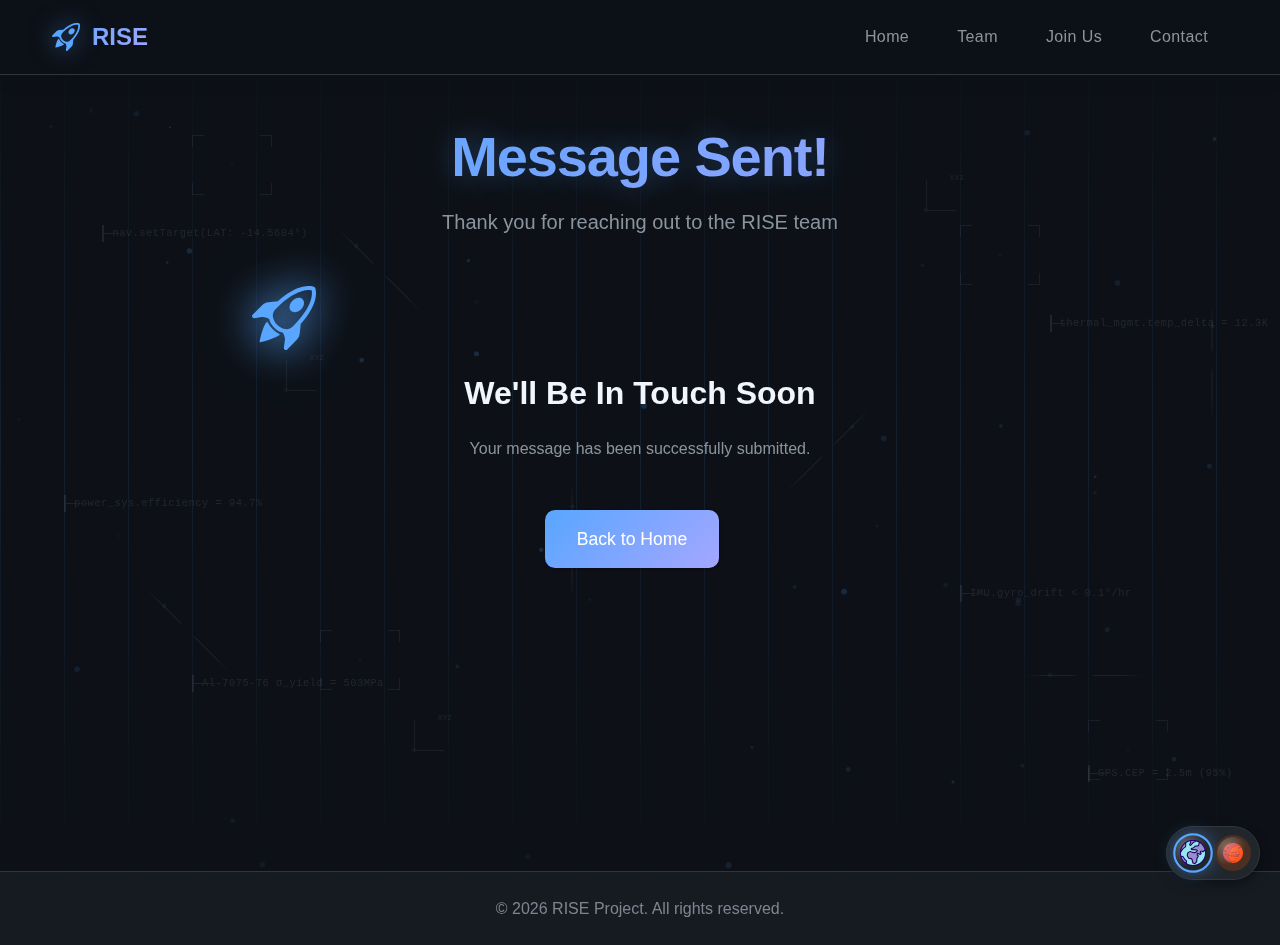
<file: pages/thank-you.html>
<!DOCTYPE html>
<html lang="en">
<head>
    <meta charset="UTF-8">
    <meta name="viewport" content="width=device-width, initial-scale=1.0">
    <title>Thank You - RISE Project</title>
    <link href="https://cdn.jsdelivr.net/npm/bootstrap@5.3.0/dist/css/bootstrap.min.css" rel="stylesheet">
    <link rel="stylesheet" href="../assets/css/style.css">
    <link rel="icon" type="image/png" href="../assets/images/favicon.png">
</head>
<body>
    <nav class="navbar navbar-expand-lg">
        <div class="container">
            <a class="navbar-brand" href="../">
                <img src="../assets/images/rocket-earth.svg" alt="RISE" class="rocket-icon">
                RISE
            </a>
            <button class="navbar-toggler" type="button" data-bs-toggle="collapse" data-bs-target="#navbarNav">
                <span class="navbar-toggler-icon"></span>
            </button>
            <div class="collapse navbar-collapse" id="navbarNav">
                <ul class="navbar-nav ms-auto">
                    <li class="nav-item">
                        <a class="nav-link" href="../">Home</a>
                    </li>
                    <li class="nav-item">
                        <a class="nav-link" href="team.html">Team</a>
                    </li>
                    <li class="nav-item">
                        <a class="nav-link" href="join.html">Join Us</a>
                    </li>
                    <li class="nav-item">
                        <a class="nav-link" href="contact.html">Contact</a>
                    </li>
                </ul>
            </div>
        </div>
    </nav>

    <main class="container my-5">
        <div class="row">
            <div class="col-lg-8 mx-auto">
                <div class="text-center mb-5">
                    <h1 class="display-4">Message Sent!</h1>
                    <p class="lead">Thank you for reaching out to the RISE team</p>
                </div>

                <div class="text-center mb-5">
                    <div class="hero-rocket mb-4">
                        <img src="../assets/images/rocket-earth.svg" alt="RISE" class="hero-rocket">
                    </div>
                    
                    <h2 class="mb-4">We'll Be In Touch Soon</h2>
                    <p class="mb-4">Your message has been successfully submitted.</p>
                
                </div>

                <div class="text-center">
                    <a href="../index.html" class="btn btn-primary btn-lg me-3">Back to Home</a>
                </div>
            </div>
        </div>
    </main>

    <footer class="py-4 mt-5">
        <div class="container text-center">
            <p>
                &copy;
                <span id="copyright">
                    <script>document.getElementById('copyright').appendChild(document.createTextNode(new Date().getFullYear()))</script>
                </span>
                RISE Project. All rights reserved.
            </p>
        </div>
    </footer>

    <script src="https://cdn.jsdelivr.net/npm/bootstrap@5.3.0/dist/js/bootstrap.bundle.min.js"></script>
    <script src="../assets/js/theme-toggle.js"></script>
    <script src="../assets/js/space-tech.js"></script>
</body>
</html>
</file>
<file: assets/css/style.css>
:root {
    /* EARTH THEME (default) */
    --bg-primary: #0d1117;
    --bg-secondary: #161b22;
    --bg-tertiary: #21262d; /* card/component background */
    --bg-hover: #30363d;
    
    /* TEXT */
    --text-primary: #f0f6fc;
    --text-secondary: #8b949e;
    --text-tertiary: #7d8590;
    
    /* ACCENTS */
    --accent-primary: #58a6ff;
    --accent-primary-hover: #388bfd;    /* :hover */
    --accent-secondary: #a5a6ff;
    --accent-success: #56d364;
    --accent-warning: #f1e05a;
    
    /* BORDERS */
    --border-primary: #30363d;       /* main */
    --border-muted: #21262d;
    
    /* SHADOWS */
    --shadow-sm: 0 1px 3px rgba(0, 0, 0, 0.3);
    --shadow-md: 0 4px 12px rgba(0, 0, 0, 0.4);
    --shadow-lg: 0 8px 25px rgba(0, 0, 0, 0.5);
}

/* MARS THEME */
[data-theme="mars"] {
    --bg-primary: #1a0f0a;
    --bg-secondary: #2d1810;
    --bg-tertiary: #3d241a; /* card/component background */
    --bg-hover: #4a2f22;
    
    /* TEXT */
    --text-primary: #f0f6fc;
    --text-secondary: #d4a574;
    --text-tertiary: #b8956a;
    
    /* ACCENTS */
    --accent-primary: #cc4125;
    --accent-primary-hover: #b8361f;
    --accent-secondary: #8b2635;
    --accent-success: #56d364;
    --accent-warning: #ffc107;
    
    /* BORDERS */
    --border-primary: #4a2f22;
    --border-muted: #3d241a;
    
    /* SHADOWS */
    --shadow-sm: 0 1px 3px rgba(204, 65, 37, 0.2);
    --shadow-md: 0 4px 12px rgba(204, 65, 37, 0.3);
    --shadow-lg: 0 8px 25px rgba(204, 65, 37, 0.4);
}

/* GLOBAL */
* {
    box-sizing: border-box;
}

body {
    font-family: -apple-system, BlinkMacSystemFont, 'Segoe UI', 'Noto Sans', Helvetica, Arial, sans-serif;
    line-height: 1.6;
    background-color: var(--bg-primary);
    color: var(--text-primary);
    margin: 0;
    padding: 0;
}

/* TYPOGRAPHY */
.display-4 {
    font-weight: 700;
    font-size: 3.5rem;
    color: var(--text-primary);
    background: linear-gradient(135deg, var(--accent-primary) 0%, var(--accent-secondary) 100%);
    -webkit-background-clip: text;
    -webkit-text-fill-color: transparent;
    background-clip: text;
    text-shadow: 0 0 30px rgba(88, 166, 255, 0.3);
    letter-spacing: -0.02em;
    margin-bottom: 1rem;
}

[data-theme="mars"] .display-4 {
    text-shadow: 0 0 30px rgba(204, 65, 37, 0.3);
}

.project-title {
    position: relative;
    display: inline-block;
}

.project-title::after {
    content: '';
    position: absolute;
    bottom: -10px;
    left: 50%;
    transform: translateX(-50%);
    width: 60%;
    height: 3px;
    background: linear-gradient(135deg, var(--accent-primary) 0%, var(--accent-secondary) 100%);
    border-radius: 2px;
    opacity: 0.7;
}

.lead {
    color: var(--text-secondary);
    font-size: 1.25rem;
    font-weight: 400;
    margin-bottom: 2rem;
}

h1, h2, h3, h4, h5, h6 {
    color: var(--text-primary);
    font-weight: 600;
}

p {
    color: var(--text-secondary);
}

/* Override Bootstrap text-secondary for mars theme */
[data-theme="mars"] .text-secondary {
    color: var(--text-secondary) !important;
}

/* NAVBAR */
.navbar {
    background: rgba(13, 17, 23, 0.95) !important;
    border-bottom: 1px solid var(--border-primary);
    padding: 0.75rem 0;
    backdrop-filter: blur(20px) saturate(180%);
    position: sticky;
    top: 0;
    z-index: 1000;
    box-shadow: 0 2px 20px rgba(0, 0, 0, 0.1);
}

[data-theme="mars"] .navbar {
    background: rgba(26, 15, 10, 0.95) !important;
}

.navbar-brand {
    font-weight: 700;
    font-size: 1.5rem;
    color: var(--text-primary) !important;
    background: linear-gradient(135deg, var(--accent-primary) 0%, var(--accent-secondary) 100%);
    -webkit-background-clip: text;
    -webkit-text-fill-color: transparent;
    background-clip: text;
    display: flex;
    align-items: center;
    gap: 0.75rem;
    transition: all 0.3s ease;
    position: relative;
}

.navbar-brand:hover {
    transform: translateY(-1px);
}

.navbar-brand::after {
    content: '';
    position: absolute;
    bottom: -4px;
    left: 0;
    width: 0;
    height: 2px;
    background: linear-gradient(135deg, var(--accent-primary) 0%, var(--accent-secondary) 100%);
    transition: width 0.3s ease;
}

.navbar-brand:hover::after {
    width: 100%;
}

.navbar-brand .rocket-icon {
    width: 28px;
    height: 28px;
    filter: drop-shadow(0 0 12px rgba(88, 166, 255, 0.6));
    transition: all 0.3s ease;
}

.navbar-brand:hover .rocket-icon {
    transform: scale(1.1);
    filter: drop-shadow(0 0 16px rgba(88, 166, 255, 0.8));
}

[data-theme="mars"] .navbar-brand .rocket-icon {
    filter: drop-shadow(0 0 12px rgba(204, 65, 37, 0.6));
}

[data-theme="mars"] .navbar-brand:hover .rocket-icon {
    filter: drop-shadow(0 0 16px rgba(204, 65, 37, 0.8));
}

.navbar-nav {
    gap: 0.5rem;
}

.navbar-nav .nav-link {
    color: var(--text-secondary) !important;
    font-weight: 500;
    padding: 0.75rem 1.25rem !important;
    border-radius: 8px;
    transition: all 0.3s cubic-bezier(0.4, 0, 0.2, 1);
    position: relative;
    overflow: hidden;
    letter-spacing: 0.025em;
}

.navbar-nav .nav-link::before {
    content: '';
    position: absolute;
    top: 0;
    left: -100%;
    width: 100%;
    height: 100%;
    background: linear-gradient(90deg, transparent, rgba(88, 166, 255, 0.1), transparent);
    transition: left 0.5s ease;
}

[data-theme="mars"] .navbar-nav .nav-link::before {
    background: linear-gradient(90deg, transparent, rgba(204, 65, 37, 0.1), transparent);
}

.navbar-nav .nav-link:hover::before {
    left: 100%;
}

.navbar-nav .nav-link:hover {
    color: var(--accent-primary) !important;
    background: linear-gradient(135deg, rgba(88, 166, 255, 0.08), rgba(165, 166, 255, 0.05));
    transform: translateY(-1px);
    box-shadow: 0 4px 12px rgba(88, 166, 255, 0.15);
}

[data-theme="mars"] .navbar-nav .nav-link:hover {
    background: linear-gradient(135deg, rgba(204, 65, 37, 0.08), rgba(139, 38, 53, 0.05));
    box-shadow: 0 4px 12px rgba(204, 65, 37, 0.15);
}

.navbar-nav .nav-link.active {
    color: var(--accent-primary) !important;
    background: linear-gradient(135deg, rgba(88, 166, 255, 0.12), rgba(165, 166, 255, 0.08));
    box-shadow: 0 2px 8px rgba(88, 166, 255, 0.2);
    position: relative;
}

[data-theme="mars"] .navbar-nav .nav-link.active {
    background: linear-gradient(135deg, rgba(204, 65, 37, 0.12), rgba(139, 38, 53, 0.08));
    box-shadow: 0 2px 8px rgba(204, 65, 37, 0.2);
}

.navbar-nav .nav-link.active::after {
    content: '';
    position: absolute;
    bottom: 0;
    left: 50%;
    transform: translateX(-50%);
    width: 60%;
    height: 2px;
    background: var(--accent-primary);
    border-radius: 1px;
}

.navbar-toggler {
    border: 1px solid var(--border-primary);
    border-radius: 8px;
    padding: 0.5rem;
    transition: all 0.3s ease;
}

.navbar-toggler:hover {
    border-color: var(--accent-primary);
    box-shadow: 0 0 8px rgba(88, 166, 255, 0.3);
}

[data-theme="mars"] .navbar-toggler:hover {
    box-shadow: 0 0 8px rgba(204, 65, 37, 0.3);
}

.navbar-toggler-icon {
    background-image: url("data:image/svg+xml,%3csvg xmlns='http://www.w3.org/2000/svg' viewBox='0 0 30 30'%3e%3cpath stroke='rgba%28240, 246, 252, 0.75%29' stroke-linecap='round' stroke-miterlimit='10' stroke-width='2' d='M4 7h22M4 15h22M4 23h22'/%3e%3c/svg%3e");
    transition: all 0.3s ease;
}

.navbar-toggler:hover .navbar-toggler-icon {
    transform: scale(1.1);
}

/* CARDS */
.card {
    background-color: var(--bg-tertiary);
    border: 1px solid var(--border-primary);
    border-radius: 12px;
    transition: all 0.3s ease;
    box-shadow: var(--shadow-sm);
}

.card:hover {
    transform: translateY(-4px);
    box-shadow: var(--shadow-md);
    border-color: var(--accent-primary);
}

.card-body {
    padding: 1.5rem;
}

.card-title {
    color: var(--text-primary);
    font-weight: 600;
    margin-bottom: 0.75rem;
}

.card-text {
    color: var(--text-secondary);
}

.card-subtitle {
    color: var(--text-tertiary);
}

/* BTNS */
.btn {
    border-radius: 8px;
    font-weight: 500;
    transition: all 0.2s ease;
    border: none;
    padding: 0.75rem 1.5rem;
}

.btn-primary {
    background: linear-gradient(135deg, var(--accent-primary) 0%, var(--accent-secondary) 100%);
    color: white;
    box-shadow: var(--shadow-sm);
}

.btn-primary:hover {
    background: linear-gradient(135deg, var(--accent-primary-hover) 0%, var(--accent-secondary) 100%);
    transform: translateY(-1px);
    box-shadow: var(--shadow-md);
}

.btn-outline-primary {
    border: 2px solid var(--accent-primary);
    color: var(--accent-primary);
    background-color: transparent;
}

.btn-outline-primary:hover {
    background-color: var(--accent-primary);
    color: white;
    transform: translateY(-1px);
    box-shadow: var(--shadow-md);
}

[data-theme="mars"] .btn-outline-primary {
    border-color: var(--accent-primary) !important;
    color: var(--accent-primary) !important;
}

[data-theme="mars"] .btn-outline-primary:hover {
    background-color: var(--accent-primary) !important;
    border-color: var(--accent-primary) !important;
    color: white !important;
}

.btn-outline-secondary {
    border: 1px solid var(--border-primary);
    color: var(--text-secondary);
    background-color: transparent;
    font-size: 0.875rem;
}

.btn-outline-secondary:hover {
    background-color: var(--bg-hover);
    color: var(--text-primary);
    border-color: var(--accent-primary);
}

.btn-sm {
    padding: 0.375rem 0.75rem;
    font-size: 0.875rem;
    border-radius: 6px;
}

.btn-outline-success {
    border: 1px solid var(--accent-success);
    color: var(--accent-success);
    background-color: transparent;
}

.btn-outline-warning {
    border: 1px solid var(--accent-warning);
    color: var(--accent-warning);
    background-color: transparent;
}

.btn-lg {
    padding: 1rem 2rem;
    font-size: 1.1rem;
    border-radius: 10px;
}

/* FORMS */
.form-control,
.form-select {
    background-color: var(--bg-tertiary);
    border: 1px solid var(--border-primary);
    color: var(--text-primary);
    border-radius: 8px;
    padding: 0.75rem 1rem;
}

.form-control:focus,
.form-select:focus {
    background-color: var(--bg-tertiary);
    border-color: var(--accent-primary);
    color: var(--text-primary);
    box-shadow: 0 0 0 0.2rem rgba(88, 166, 255, 0.25);
}

.form-control::placeholder {
    color: var(--text-tertiary);
}

.form-label {
    color: var(--text-primary);
    font-weight: 500;
    margin-bottom: 0.5rem;
}

/* footer */
footer {
    background-color: var(--bg-secondary) !important;
    border-top: 1px solid var(--border-primary);
    margin-top: auto;
}

footer p {
    color: var(--text-tertiary);
    margin: 0;
}

/* team page styling */
.team-member-avatar {
    width: 80px;
    height: 80px;
    border-radius: 50%;
    display: flex;
    align-items: center;
    justify-content: center;
    font-size: 1.5rem;
    font-weight: bold;
    color: white;
    margin: 0 auto 1rem;
    border: 2px solid var(--border-primary);
}

#avionics-team.row {
    justify-content: center;
}

.team-card {
    min-height: 300px;
}

.bg-gradient-primary {
    background: linear-gradient(135deg, var(--accent-primary) 0%, var(--accent-secondary) 100%);
}

.bg-gradient-success {
    background: linear-gradient(135deg, var(--accent-success) 0%, #40d762 100%);
}

.bg-gradient-warning {
    background: linear-gradient(135deg, var(--accent-warning) 0%, #ffeb3b 100%);
}

/* team badges to match theme */
.team-lead-badge {
    background: linear-gradient(135deg, var(--accent-primary) 0%, var(--accent-secondary) 100%);
    color: white;
    font-size: 0.7rem;
    letter-spacing: 0.5px;
    padding: 0.4rem 0.8rem;
    border-radius: 12px;
    box-shadow: 0 2px 8px rgba(88, 166, 255, 0.3);
    border: 1px solid rgba(255, 255, 255, 0.1);
}

[data-theme="mars"] .team-lead-badge {
    box-shadow: 0 2px 8px rgba(204, 65, 37, 0.3);
}

/* role lines for multiple roles */
.role-line {
    color: var(--text-tertiary);
    font-size: 0.9rem;
    line-height: 1.4;
    margin-bottom: 0.25rem;
}

.role-line:last-child {
    margin-bottom: 0;
}

.container {
    max-width: 1200px;
}

main {
    min-height: calc(100vh - 200px);
    position: relative;
}

main .container {
    background: rgba(13, 17, 23, 0.75);
    backdrop-filter: blur(8px) saturate(120%);
    border-radius: 16px;
    padding: 2rem;
    margin: 2rem auto;
    box-shadow: 
        0 8px 32px rgba(0, 0, 0, 0.3),
        0 0 0 1px rgba(255, 255, 255, 0.05);
    border: 1px solid var(--border-primary);
}

[data-theme="mars"] main .container {
    background: rgba(26, 15, 10, 0.75);
}

.text-gradient {
    background: linear-gradient(135deg, var(--accent-primary) 0%, var(--accent-secondary) 100%);
    -webkit-background-clip: text;
    -webkit-text-fill-color: transparent;
    background-clip: text;
}

.bg-glass {
    background-color: rgba(33, 38, 45, 0.8);
    backdrop-filter: blur(10px);
    border: 1px solid var(--border-primary);
}

.text-success {
    color: var(--accent-success) !important;
}

.hero-section {
    padding: 4rem 0;
    text-align: center;
    position: relative;
    overflow: hidden;
}

.hero-section::before {
    content: '';
    position: absolute;
    top: 0;
    left: 0;
    right: 0;
    bottom: 0;
    background: radial-gradient(circle at 50% 50%, rgba(88, 166, 255, 0.05) 0%, transparent 50%);
    pointer-events: none;
}

[data-theme="mars"] .hero-section::before {
    background: radial-gradient(circle at 50% 50%, rgba(204, 65, 37, 0.05) 0%, transparent 50%);
}

.hero-rocket {
    width: 64px;
    height: 64px;
    filter: drop-shadow(0 0 20px rgba(88, 166, 255, 0.6));
    transition: transform 0.3s ease;
}

.hero-rocket:hover {
    animation: float 3s ease-in-out infinite;
}

[data-theme="mars"] .hero-rocket {
    filter: drop-shadow(0 0 20px rgba(204, 65, 37, 0.6));
}

@keyframes float {
    0%, 100% { transform: translateY(0px); }
    50% { transform: translateY(-10px); }
}

/* planet toggle */
.planet-toggle {
    position: fixed;
    bottom: 20px;
    right: 20px;
    z-index: 1000;
    background: var(--bg-tertiary);
    border: 1px solid var(--border-primary);
    border-radius: 50px;
    padding: 8px;
    display: flex;
    align-items: center;
    gap: 4px;
    box-shadow: var(--shadow-md);
    transition: all 0.3s ease;
}

.planet-toggle:hover {
    transform: translateY(-2px);
    box-shadow: var(--shadow-lg);
}

.planet-option {
    width: 36px;
    height: 36px;
    border-radius: 50%;
    border: 2px solid transparent;
    cursor: pointer;
    position: relative;
    overflow: hidden;
    transition: all 0.3s ease;
    display: flex;
    align-items: center;
    justify-content: center;
    font-size: 18px;
}

.planet-option.earth {
    background: var(--bg-hover);
}

.planet-option.mars {
    background: var(--bg-hover);
}

.planet-option.active {
    border-color: var(--accent-primary);
    transform: scale(1.1);
    box-shadow: 0 0 15px rgba(88, 166, 255, 0.4);
    background: var(--bg-tertiary);
}

[data-theme="mars"] .planet-option.active {
    box-shadow: 0 0 15px rgba(255, 107, 53, 0.4);
}

.planet-option::before {
    content: '';
    position: absolute;
    inset: 0;
    border-radius: 50%;
    background: radial-gradient(circle at 30% 30%, rgba(255, 255, 255, 0.3) 0%, transparent 60%);
    pointer-events: none;
}

.planet-icon {
    width: 20px;
    height: 20px;
    pointer-events: none;
    transition: transform 0.3s ease;
}

.planet-option:hover .planet-icon {
    transform: scale(1.1);
}

.planet-option.active .planet-icon {
    transform: scale(1.2);
}

.timeline-container {
    position: relative;
}

.timeline-container::before {
    content: '';
    position: absolute;
    left: 50%;
    top: 0;
    bottom: 0;
    width: 2px;
    background: linear-gradient(to bottom, var(--accent-primary) 0%, var(--accent-secondary) 100%);
    transform: translateX(-50%);
    z-index: 1;
}

.timeline-card {
    position: relative;
    border-left: 3px solid transparent;
    transition: all 0.3s ease;
}

.timeline-card.active {
    border-left-color: var(--accent-success);
    background: linear-gradient(135deg, rgba(86, 211, 100, 0.05) 0%, transparent 100%);
}

.timeline-card.future {
    border-left-color: var(--accent-primary);
    background: linear-gradient(135deg, rgba(88, 166, 255, 0.05) 0%, transparent 100%);
}

.timeline-header {
    display: flex;
    justify-content: space-between;
    align-items: center;
    margin-bottom: 1rem;
}

.status-badge {
    padding: 4px 12px;
    border-radius: 20px;
    font-size: 0.75rem;
    font-weight: 600;
    text-transform: uppercase;
    letter-spacing: 0.5px;
}

.status-badge.active {
    background: var(--accent-success);
    color: white;
}

.status-badge.future {
    background: var(--accent-primary);
    color: white;
}

.timeline-card::before {
    content: '';
    position: absolute;
    right: -8px;
    top: 30px;
    width: 14px;
    height: 14px;
    border-radius: 50%;
    border: 3px solid var(--bg-primary);
    z-index: 2;
}

.timeline-card.active::before {
    background: var(--accent-success);
}

.timeline-card.future::before {
    background: var(--accent-primary);
}

[data-theme="mars"] .timeline-card.future {
    border-left-color: var(--accent-primary);
    background: linear-gradient(135deg, rgba(255, 107, 53, 0.05) 0%, transparent 100%);
}

[data-theme="mars"] .status-badge.future {
    background: var(--accent-primary);
}

[data-theme="mars"] .timeline-card.future::before {
    background: var(--accent-primary);
}

@media (max-width: 768px) {
    .timeline-container::before {
        left: 20px;
    }
    
    .timeline-card::before {
        right: auto;
        left: -8px;
    }
    
    .timeline-card {
        margin-left: 40px;
    }
}

/* decorative elements */
.floating-stats {
    position: fixed;
    top: 0;
    left: 0;
    width: 100%;
    height: 100%;
    pointer-events: none;
    z-index: -1;
    overflow: hidden;
}

/* annotations */
.eng-annotation {
    position: absolute;
    font-family: 'SF Mono', 'Monaco', 'Cascadia Code', 'Roboto Mono', monospace;
    font-size: 0.65rem;
    color: var(--text-tertiary);
    opacity: 0.15;
    font-weight: 500;
    letter-spacing: 0.5px;
    white-space: nowrap;
    border-left: 2px solid currentColor;
    padding-left: 8px;
    background: linear-gradient(90deg, currentColor 0%, transparent 100%);
    background-size: 30px 1px;
    background-repeat: no-repeat;
    background-position: left center;
}

.eng-annotation.static {
    animation: none;
    opacity: 0.18;
}

[data-theme="mars"] .eng-annotation {
    color: var(--accent-primary);
    opacity: 0.12;
}

[data-theme="mars"] .eng-annotation.static {
    opacity: 0.15;
}

/* coordinate indicators */
.coord-system {
    position: absolute;
    width: 60px;
    height: 60px;
    opacity: 0.08;
    animation: coord-pulse 45s ease-in-out infinite;
}

.coord-system.static {
    animation: none;
    opacity: 0.12;
}

.coord-line {
    position: absolute;
    background: var(--text-tertiary);
}

.coord-x {
    width: 30px;
    height: 1px;
    top: 30px;
    left: 30px;
}

.coord-y {
    width: 1px;
    height: 30px;
    top: 0px;
    left: 30px;
}

.coord-origin {
    position: absolute;
    top: 28px;
    left: 28px;
    width: 4px;
    height: 4px;
    border: 1px solid var(--text-tertiary);
    border-radius: 50%;
}

.coord-label {
    position: absolute;
    top: -8px;
    right: -8px;
    font-size: 0.5rem;
    font-family: 'SF Mono', monospace;
    color: var(--text-tertiary);
    font-weight: 600;
}

/* circuit traces */
.circuit-trace {
    position: absolute;
    width: 120px;
    height: 1px;
    background: linear-gradient(90deg, 
        transparent 0%, 
        var(--text-tertiary) 20%, 
        var(--text-tertiary) 40%,
        transparent 45%,
        transparent 55%,
        var(--text-tertiary) 60%,
        var(--text-tertiary) 80%,
        transparent 100%);
    opacity: 0.1;
    animation: trace-flow 40s linear infinite;
}

.circuit-trace.static {
    animation: none;
    opacity: 0.15;
}

.circuit-trace::before {
    content: '';
    position: absolute;
    top: -2px;
    left: 20%;
    width: 4px;
    height: 4px;
    background: var(--accent-primary);
    border-radius: 50%;
    opacity: 0.6;
}

.tech-wireframe {
    position: absolute;
    width: 80px;
    height: 60px;
    opacity: 0.07;
    animation: wireframe-scan 50s ease-in-out infinite;
}

.tech-wireframe.static {
    animation: none;
    opacity: 0.12;
}

.wire-corner {
    position: absolute;
    width: 12px;
    height: 12px;
    border: 1px solid var(--text-tertiary);
}

.wire-corner.tl {
    top: 0;
    left: 0;
    border-right: none;
    border-bottom: none;
}

.wire-corner.tr {
    top: 0;
    right: 0;
    border-left: none;
    border-bottom: none;
}

.wire-corner.bl {
    bottom: 0;
    left: 0;
    border-right: none;
    border-top: none;
}

.wire-corner.br {
    bottom: 0;
    right: 0;
    border-left: none;
    border-top: none;
}

.wire-center {
    position: absolute;
    top: 50%;
    left: 50%;
    transform: translate(-50%, -50%);
    width: 3px;
    height: 3px;
    background: var(--accent-primary);
    border-radius: 50%;
    opacity: 0.4;
}

.hex-grid {
    position: absolute;
    width: 100%;
    height: 100%;
    opacity: 0.04;
}

.hex-grid.dynamic .hex-cell {
    animation: hex-pulse 60s ease-in-out infinite;
}

.hex-cell {
    position: absolute;
    width: 20px;
    height: 20px;
    border: 1px solid var(--text-tertiary);
    transform: rotate(30deg);
    clip-path: polygon(25% 6.7%, 75% 6.7%, 100% 50%, 75% 93.3%, 25% 93.3%, 0% 50%);
}

/* animations */
@keyframes eng-drift {
    0%, 100% { 
        transform: translateY(0px); 
        opacity: 0.12;
    }
    50% { 
        transform: translateY(-8px); 
        opacity: 0.18;
    }
}

@keyframes coord-pulse {
    0%, 100% { 
        opacity: 0.08; 
        transform: scale(1);
    }
    50% { 
        opacity: 0.15; 
        transform: scale(1.05);
    }
}

@keyframes trace-flow {
    0%, 100% { 
        opacity: 0.1;
    }
    50% { 
        opacity: 0.2;
    }
}

@keyframes wireframe-scan {
    0%, 100% { 
        opacity: 0.07;
        transform: scale(1);
    }
    25% { 
        opacity: 0.12;
        transform: scale(1.02);
    }
    75% { 
        opacity: 0.05;
        transform: scale(0.98);
    }
}

@keyframes hex-pulse {
    0%, 100% { 
        opacity: 0.04;
    }
    33% { 
        opacity: 0.08;
    }
    66% { 
        opacity: 0.02;
    }
}

[data-theme="mars"] .coord-system,
[data-theme="mars"] .circuit-trace,
[data-theme="mars"] .tech-wireframe {
    color: var(--accent-primary);
    border-color: var(--accent-primary);
}

[data-theme="mars"] .circuit-trace {
    background-color: var(--accent-primary);
}

[data-theme="mars"] .hex-cell {
    border-color: var(--accent-primary);
}

[data-theme="mars"] .wire-corner {
    background-color: transparent;
}

.tech-grid-overlay {
    position: fixed;
    top: 0;
    left: 0;
    width: 100%;
    height: 100%;
    pointer-events: none;
    z-index: -1;
    opacity: 0.1;
}

.grid-line {
    position: absolute;
    width: 1px;
    height: 100%;
    background: linear-gradient(to bottom, 
        transparent 0%, 
        var(--accent-primary) 50%, 
        transparent 100%);
    animation: grid-pulse 8s ease-in-out infinite;
}

.scanner-line {
    display: none;
}

.particle-canvas {
    position: fixed;
    top: 0;
    left: 0;
    width: 100%;
    height: 100%;
    pointer-events: none;
    z-index: -1;
    opacity: 0.3;
}

[data-theme="mars"] .particle-canvas {
    opacity: 0.2;
}

@keyframes float-drift {
    0%, 100% { 
        transform: translateY(0px) translateX(0px); 
    }
    25% { 
        transform: translateY(-10px) translateX(5px); 
    }
    50% { 
        transform: translateY(-5px) translateX(-5px); 
    }
    75% { 
        transform: translateY(-15px) translateX(3px); 
    }
}

@keyframes grid-pulse {
    0%, 100% { 
        opacity: 0.1; 
        transform: scaleY(1);
    }
    50% { 
        opacity: 0.3; 
        transform: scaleY(1.1);
    }
}

@keyframes scan {
    0% { 
        left: -2px; 
        opacity: 0;
    }
    10% { 
        opacity: 0.6;
    }
    90% { 
        opacity: 0.6;
    }
    100% { 
        left: 100%; 
        opacity: 0;
    }
}

[data-theme="mars"] .stat-value {
    color: var(--accent-primary);
}

[data-theme="mars"] .grid-line {
    background: linear-gradient(to bottom, 
        transparent 0%, 
        var(--accent-primary) 50%, 
        transparent 100%);
}

[data-theme="mars"] .scanner-line {
    background: linear-gradient(to bottom,
        transparent 0%,
        var(--accent-primary) 10%,
        rgba(255, 107, 53, 0.8) 50%,
        var(--accent-primary) 90%,
        transparent 100%);
}

@media (max-width: 768px) {
    .eng-annotation {
        font-size: 0.55rem;
        opacity: 0.08;
    }
    
    .coord-system {
        width: 40px;
        height: 40px;
        opacity: 0.05;
    }
    
    .circuit-trace {
        width: 80px;
        opacity: 0.06;
    }
    
    .tech-wireframe {
        width: 50px;
        height: 40px;
        opacity: 0.04;
    }
    
    .hex-cell {
        width: 15px;
        height: 15px;
        opacity: 0.02;
    }
}

@media (max-width: 768px) {
    .tech-grid-overlay {
        opacity: 0.05;
    }
    
    .particle-canvas {
        opacity: 0.1;
    }
}

* {
    transition: background-color 0.3s ease, border-color 0.3s ease, color 0.3s ease, box-shadow 0.3s ease;
}

@media (max-width: 768px) {
    .display-4 {
        font-size: 2.5rem;
    }
    
    .btn-lg {
        padding: 0.875rem 1.5rem;
        font-size: 1rem;
    }
    
    .navbar-brand {
        font-size: 1.25rem;
    }
    
    .card-body {
        padding: 1.25rem;
    }
    
    .hero-section {
        padding: 2rem 0;
    }
    
    main .container {
        padding: 1.5rem;
        margin: 1rem auto;
        border-radius: 12px;
        backdrop-filter: blur(6px) saturate(110%);
    }
}

@media (max-width: 576px) {
    .container {
        padding-left: 1rem;
        padding-right: 1rem;
    }
    
    main .container {
        padding: 1.25rem;
        margin: 0.75rem auto;
        border-radius: 8px;
    }
    
    .btn-lg {
        width: 100%;
        margin-bottom: 0.5rem;
    }
    
    .me-3 {
        margin-right: 0 !important;
    }
    
    .display-4 {
        font-size: 2rem;
    }
    
    .planet-toggle {
        bottom: 10px;
        right: 10px;
        padding: 6px;
    }
    
    .planet-option {
        width: 32px;
        height: 32px;
    }
    
    .planet-icon {
        width: 16px;
        height: 16px;
    }
}
</file>
